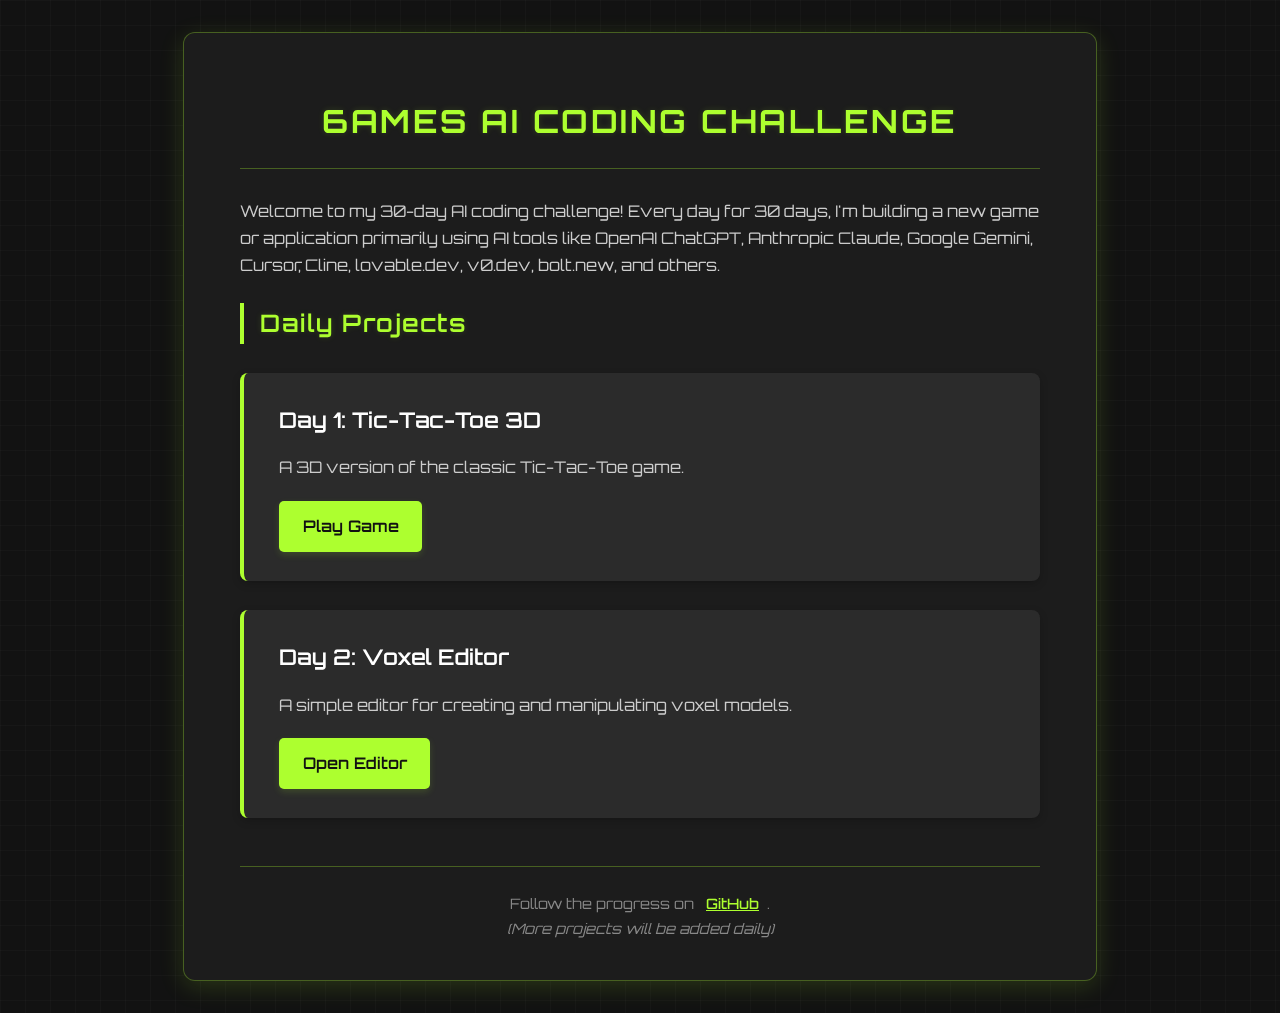
<file: index.html>
<!DOCTYPE html>
<html lang="en">
<head>
    <meta charset="UTF-8">
    <meta name="viewport" content="width=device-width, initial-scale=1.0">
    <title>6ames - AI Coding Challenge</title>
    <link rel="preconnect" href="https://fonts.googleapis.com">
    <link rel="preconnect" href="https://fonts.gstatic.com" crossorigin>
    <link href="https://fonts.googleapis.com/css2?family=Orbitron:wght@400..900&display=swap" rel="stylesheet">
    <style>
        :root {
            --primary-color: #ADFF2F; /* GreenYellow */
            --secondary-color: #DC143C; /* Crimson */
            --background-color: #121212;
            --container-bg-color: rgba(30, 30, 30, 0.88);
            --item-bg-color: rgba(45, 45, 45, 0.92);
            --text-color: #e0e0e0;
            --heading-color: var(--primary-color);
            --paragraph-color: #cccccc;
            --dim-text-color: #888888;
            --border-color: rgba(173, 255, 47, 0.3); /* GreenYellow variant */
            --shadow-color: rgba(173, 255, 47, 0.15);
            --button-text-color: #121212;
            --button-hover-bg: var(--secondary-color);
            --button-hover-text: #ffffff;
        }

        /* Initial states for JS animation */
        .container, li {
            opacity: 0;
            transform: translateY(20px);
            transition: opacity 0.6s ease-out, transform 0.6s ease-out;
        }

        body {
            font-family: 'Orbitron', sans-serif;
            line-height: 1.7;
            margin: 0;
            padding: 2rem;
            background-color: var(--background-color);
            color: var(--text-color);
            background-image: linear-gradient(rgba(255, 255, 255, 0.02) 1px, transparent 1px), linear-gradient(90deg, rgba(255, 255, 255, 0.02) 1px, transparent 1px);
            background-size: 25px 25px; /* Slightly larger grid */
        }
        .container {
            max-width: 800px;
            margin: auto;
            background-color: var(--container-bg-color);
            padding: 2.5rem 3.5rem; /* Increased padding */
            border-radius: 12px; /* Slightly more rounded */
            box-shadow: 0 6px 25px var(--shadow-color); /* Adjusted shadow */
            border: 1px solid var(--border-color);
            backdrop-filter: blur(6px);
            -webkit-backdrop-filter: blur(6px);
        }
        h1, h2 {
            color: var(--heading-color);
            margin-bottom: 1.8rem; /* Increased spacing */
            text-shadow: 0 0 6px var(--shadow-color);
        }
        h1 {
            text-align: center;
            border-bottom: 1px solid var(--border-color);
            padding-bottom: 1.2rem;
            font-weight: 700;
            letter-spacing: 2.5px; /* Wider spacing */
            text-transform: uppercase;
        }
        h2 {
            font-weight: 600; /* Slightly bolder */
            letter-spacing: 1.5px;
            border-left: 4px solid var(--primary-color);
            padding-left: 1rem;
        }
        p {
            margin-bottom: 1.5rem;
            color: var(--paragraph-color);
        }
        ul {
            list-style: none;
            padding: 0;
        }
        li {
            background-color: var(--item-bg-color);
            margin-bottom: 1.8rem;
            padding: 1.8rem 2.2rem;
            border-radius: 8px;
            transition: transform 0.25s ease-in-out, box-shadow 0.25s ease-in-out;
            border-left: 4px solid var(--primary-color);
            box-shadow: 0 3px 8px rgba(0,0,0,0.2);
        }
        li:hover {
            transform: scale(1.03) translateX(5px); /* Slightly more movement */
            box-shadow: 0 8px 20px var(--shadow-color);
        }
        li strong {
            font-size: 1.35em;
            color: #ffffff; /* White title for list items */
            display: block;
            margin-bottom: 0.8rem;
            font-weight: 600;
        }
        li p {
            margin-bottom: 1.2rem;
            color: var(--paragraph-color);
        }
        a.button-link {
            display: inline-block;
            background-color: var(--primary-color);
            color: var(--button-text-color);
            padding: 0.7rem 1.4rem;
            border-radius: 5px;
            text-decoration: none;
            transition: background-color 0.2s ease, color 0.2s ease, transform 0.1s ease, box-shadow 0.2s ease;
            font-weight: 600;
            box-shadow: 0 3px 7px var(--shadow-color);
            border: 1px solid transparent;
        }
        a.button-link:hover {
            background-color: var(--button-hover-bg);
            color: var(--button-hover-text);
            transform: translateY(-3px);
            box-shadow: 0 5px 12px rgba(220, 20, 60, 0.3); /* Crimson shadow */
            border-color: var(--secondary-color);
        }
        footer {
            text-align: center;
            margin-top: 3rem;
            padding-top: 1.5rem;
            border-top: 1px solid var(--border-color);
            font-size: 0.9em;
            color: var(--dim-text-color);
        }
        footer a {
            background-color: transparent;
            color: var(--primary-color);
            padding: 0.2rem 0.5rem;
            text-decoration: underline;
            box-shadow: none;
            font-weight: 500;
            transition: color 0.2s ease, background-color 0.2s ease;
        }
        footer a:hover {
            color: var(--secondary-color);
            background-color: rgba(220, 20, 60, 0.1); /* Faint Crimson background */
            text-decoration: none;
        }
    </style>
</head>
<body>
    <div class="container">
        <h1>6AMES AI Coding Challenge</h1>

        <p>Welcome to my 30-day AI coding challenge! Every day for 30 days, I'm building a new game or application primarily using AI tools like OpenAI ChatGPT, Anthropic Claude, Google Gemini, Cursor, Cline, lovable.dev, v0.dev, bolt.new, and others.</p>

        <h2>Daily Projects</h2>
        <ul>
            <li>
                <strong>Day 1: Tic-Tac-Toe 3D</strong>
                <p>A 3D version of the classic Tic-Tac-Toe game.</p>
                <a href="/Day1_Tic-Tac-Toe-3D/" class="button-link">Play Game</a>
            </li>
            <li>
                <strong>Day 2: Voxel Editor</strong>
                <p>A simple editor for creating and manipulating voxel models.</p>
                <a href="/Day2_Voxel-Editor/" class="button-link">Open Editor</a>
            </li>
            <!-- More projects will be added here -->
        </ul>

        <footer>
            Follow the progress on <a href="https://github.com/6ames/6ames.github.io" target="_blank" rel="noopener noreferrer">GitHub</a>.
            <br>
            <em>(More projects will be added daily)</em>
        </footer>
    </div>

    <script>
        document.addEventListener('DOMContentLoaded', () => {
            const container = document.querySelector('.container');
            const listItems = document.querySelectorAll('li');

            // Fade in container
            setTimeout(() => {
                container.style.opacity = '1';
                container.style.transform = 'translateY(0)';
            }, 100); // Small delay

            // Staggered fade-in for list items
            listItems.forEach((item, index) => {
                setTimeout(() => {
                    item.style.opacity = '1';
                    item.style.transform = 'translateY(0)';
                }, 300 + index * 150); // Stagger delay
            });
        });
    </script>
</body>
</html>
</file>
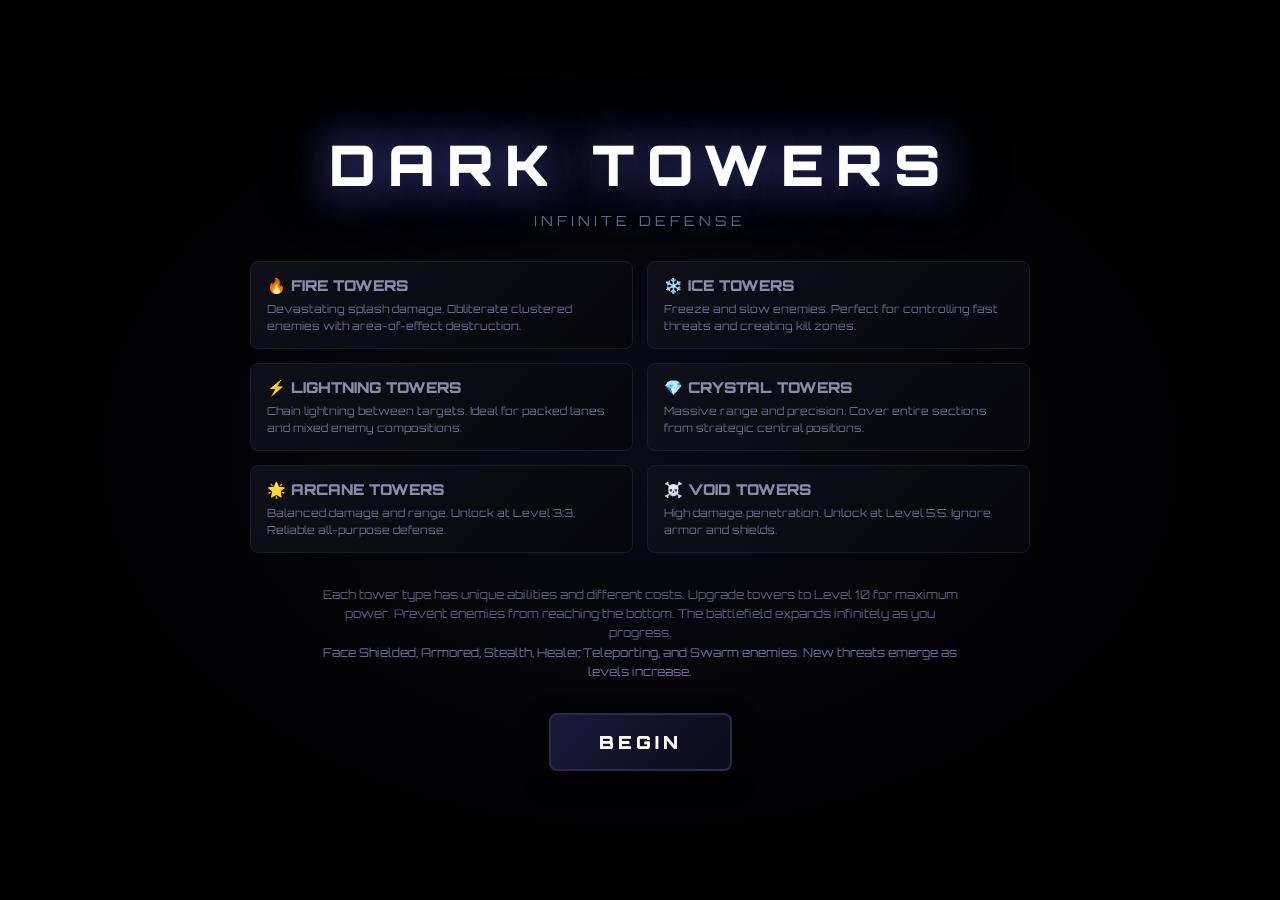
<file: Day251_Dark-Towers/index.html>
<!DOCTYPE html>
<html lang="en">
<head>
    <meta charset="UTF-8">
    <meta name="viewport" content="width=device-width, initial-scale=1.0">
    <title>Dark Towers: Infinite Defense</title>
    <style>
        @import url('https://fonts.googleapis.com/css2?family=Orbitron:wght@400;700;900&display=swap');

        * {
            margin: 0;
            padding: 0;
            box-sizing: border-box;
        }

        body {
            font-family: 'Orbitron', -apple-system, BlinkMacSystemFont, 'Segoe UI', Roboto, sans-serif;
            background: #000000;
            color: #ffffff;
            overflow: hidden;
            user-select: none;
        }

        /* ===================== LAYOUT ===================== */

        #gameContainer {
            width: 100vw;
            height: calc(100vh - 105px);
            display: grid;
            gap: 6px;
            padding: 10px;
            position: relative;
            background: radial-gradient(ellipse at top, #0a0a12 0%, #000000 70%);
            justify-content: center;
            align-content: center;
        }

        .tile {
            background: linear-gradient(135deg, #1a1a22 0%, #0f0f14 100%);
            border-radius: 10px;
            position: relative;
            cursor: pointer;
            transition: transform 0.15s ease-out, border-color 0.15s ease-out, background 0.15s ease-out;
            z-index: 1;
            border: 2px solid transparent;
        }

        .tile:hover:not(.has-tower) {
            transform: scale(1.06);
            border-color: rgba(100, 150, 255, 0.5);
            background: linear-gradient(135deg, #242430 0%, #16161c 100%);
        }

        .tile.invalid-placement:hover {
            border-color: rgba(200, 60, 60, 0.8);
            background: linear-gradient(135deg, #2a1a1a 0%, #1a0e0e 100%);
        }

        .tile.has-tower {
            cursor: pointer;
            z-index: 3;
            border: 2px solid rgba(255, 255, 255, 0.15);
        }

        .tile.has-tower:hover {
            transform: scale(1.03);
            z-index: 4;
        }

        /* ===================== TOWER EFFECTS ===================== */

        .pulse {
            position: absolute;
            top: 50%;
            left: 50%;
            transform: translate(-50%, -50%);
            border-radius: 50%;
            pointer-events: none;
            animation: pulse-animation var(--pulse-duration) ease-out infinite;
            z-index: 10;
            border: 3px solid currentColor;
            will-change: width, height, opacity;
            backface-visibility: hidden;
        }


        @keyframes pulse-animation {
            0% {
                width: 30%;
                height: 30%;
                opacity: var(--pulse-opacity);
            }
            50% {
                opacity: calc(var(--pulse-opacity) * 0.6);
            }
            100% {
                width: var(--pulse-size);
                height: var(--pulse-size);
                opacity: 0;
            }
        }

        .attack-beam {
            position: absolute;
            height: 4px;
            background: linear-gradient(90deg, transparent, currentColor, transparent);
            transform-origin: left center;
            pointer-events: none;
            z-index: 15;
            box-shadow: 0 0 12px currentColor, 0 0 24px currentColor;
            animation: beam-fade 0.25s ease-out forwards;
        }

        @keyframes beam-fade {
            0% {
                opacity: 1;
                filter: brightness(2);
            }
            100% {
                opacity: 0;
                filter: brightness(0.5);
            }
        }

        .tower-special-fire {
            animation: fire-flicker 0.5s ease-in-out infinite;
        }

        @keyframes fire-flicker {
            0%, 100% { filter: brightness(1); }
            50% { filter: brightness(1.5); }
        }

        .tower-special-ice .pulse {
            animation: pulse-animation var(--pulse-duration) ease-out infinite, ice-pulse 2s ease-in-out infinite;
        }

        @keyframes ice-pulse {
            0%, 100% { filter: brightness(1.2); }
            50% { filter: brightness(1.8) hue-rotate(20deg); }
        }

        .tower-special-lightning {
            animation: lightning-charge 0.8s ease-in-out infinite;
        }

        @keyframes lightning-charge {
            0%, 90%, 100% { filter: brightness(1); }
            95% { filter: brightness(2.5) saturate(2); }
        }

        /* ===================== ENEMIES ===================== */

        .enemy {
            position: absolute;
            border-radius: 9px;
            display: flex;
            align-items: center;
            justify-content: center;
            font-size: 10px;
            font-weight: bold;
            z-index: 5;
            box-shadow: 0 4px 14px rgba(0, 0, 0, 0.6), inset 0 -2px 6px rgba(0, 0, 0, 0.3);
            transition: transform 0.05s linear;
        }

        .enemy.frozen {
            filter: brightness(1.4) hue-rotate(180deg);
            animation: frozen-shake 0.28s ease-in-out infinite;
        }

        @keyframes frozen-shake {
            0%, 100% { transform: translateX(0); }
            25% { transform: translateX(-1px); }
            75% { transform: translateX(1px); }
        }

        .enemy.shielded::before {
            content: '🛡️';
            position: absolute;
            top: -15px;
            right: -6px;
            font-size: 15px;
            animation: shield-spin 2.5s linear infinite;
        }

        @keyframes shield-spin {
            0% { transform: rotate(0deg); }
            100% { transform: rotate(360deg); }
        }

        .enemy.armored {
            border: 3px solid #ffb347;
            box-shadow: 0 0 12px #ffb347;
        }

        .enemy.stealth {
            opacity: 0.4;
            animation: stealth-fade 2s ease-in-out infinite;
        }

        @keyframes stealth-fade {
            0%, 100% { opacity: 0.3; }
            50% { opacity: 0.6; }
        }

        .enemy.swarm {
            box-shadow: 0 0 10px rgba(255, 255, 255, 0.4);
        }

        .health-bar {
            position: absolute;
            top: -9px;
            left: 50%;
            transform: translateX(-50%);
            width: 90%;
            height: 5px;
            background: rgba(40, 0, 0, 0.9);
            border-radius: 3px;
            border: 1px solid rgba(0, 0, 0, 0.6);
        }

        .health-fill {
            height: 100%;
            background: linear-gradient(90deg, #ff3333, #ffaa33, #44ff44);
            border-radius: 2px;
            transition: width 0.2s, background 0.2s;
            box-shadow: 0 0 8px currentColor;
        }

        .damage-number {
            position: absolute;
            color: #ffb366;
            font-weight: 900;
            font-size: 15px;
            pointer-events: none;
            z-index: 20;
            text-shadow: 0 0 10px rgba(255, 180, 100, 1),
                         0 0 20px rgba(255, 180, 100, 0.9),
                         2px 2px 6px rgba(0, 0, 0, 1);
            animation: damage-float 0.75s ease-out forwards;
            font-family: 'Orbitron', monospace;
        }

        @keyframes damage-float {
            0% {
                opacity: 1;
                transform: translateY(0) scale(1);
            }
            50% {
                transform: translateY(-24px) scale(1.35);
            }
            100% {
                opacity: 0;
                transform: translateY(-60px) scale(0.8);
            }
        }

        .heal-effect {
            position: absolute;
            color: #66ff9b;
            font-size: 16px;
            font-weight: 900;
            pointer-events: none;
            z-index: 20;
            text-shadow: 0 0 10px #66ff9b;
            animation: heal-float 0.9s ease-out forwards;
            font-family: 'Orbitron', monospace;
        }

        @keyframes heal-float {
            0% {
                opacity: 1;
                transform: translateY(0) scale(1);
            }
            100% {
                opacity: 0;
                transform: translateY(-45px) scale(1.4);
            }
        }

        .particle {
            position: absolute;
            border-radius: 50%;
            pointer-events: none;
            z-index: 25;
            animation: particle-fade 0.7s ease-out forwards;
            box-shadow: 0 0 12px currentColor;
        }

        @keyframes particle-fade {
            0% {
                opacity: 1;
                transform: translate(0, 0) scale(1);
            }
            100% {
                opacity: 0;
                transform: translate(var(--tx), var(--ty)) scale(0);
            }
        }

        .explosion {
            position: absolute;
            border-radius: 50%;
            pointer-events: none;
            z-index: 30;
            animation: explosion-grow 0.6s ease-out forwards;
        }

        @keyframes explosion-grow {
            0% {
                width: 16px;
                height: 16px;
                opacity: 1;
            }
            100% {
                width: 90px;
                height: 90px;
                opacity: 0;
            }
        }

        /* ===================== BOTTOM PANEL (IMPROVED) ===================== */

        #uiBar {
            position: fixed;
            bottom: 8px;
            left: 8px;
            right: 8px;
            width: calc(100% - 16px);
            height: 80px;
            background: linear-gradient(180deg, #0a0a0f 0%, #000000 100%);
            display: flex;
            align-items: center;
            justify-content: space-between;
            gap: 12px;
            padding: 12px 24px;
            box-shadow: 0 -4px 20px rgba(0, 0, 0, 0.9), 0 0 0 1px #1a1a2e;
            border-radius: 12px;
            border: 1px solid #1a1a2e;
            z-index: 100;
        }

        .ui-stats {
            display: flex;
            gap: 12px;
            flex: 0 0 auto;
            flex-wrap: nowrap;
        }


        .ui-item {
            display: flex;
            flex-direction: column;
            align-items: center;
            justify-content: center;
            gap: 4px;
            padding: 8px 14px;
            background: linear-gradient(135deg, #12121a 0%, #08080e 100%);
            border-radius: 8px;
            border: 1px solid #1f1f2e;
            min-width: 90px;
            flex-shrink: 0;
            transition: all 0.2s ease-out;
        }


        .ui-item:hover {
            background: linear-gradient(135deg, #1a1a28 0%, #0e0e16 100%);
            border-color: #2a2a44;
            transform: translateY(-2px);
        }

        .ui-label {
            font-size: 9px;
            color: #7a7a92;
            text-transform: uppercase;
            letter-spacing: 1.8px;
            font-weight: 700;
        }

        .ui-value {
            font-size: 20px;
            font-weight: 900;
            color: #ffffff;
            position: relative;
            line-height: 1;
            min-width: 60px;
            text-align: center;
            font-variant-numeric: tabular-nums;
        }


        .ui-change {
            position: absolute;
            font-size: 16px;
            font-weight: 900;
            animation: value-change 0.9s ease-out forwards;
            pointer-events: none;
        }

        @keyframes value-change {
            0% {
                opacity: 1;
                transform: translateY(0) scale(1);
            }
            100% {
                opacity: 0;
                transform: translateY(-38px) scale(1.5);
            }
        }

        .ui-change.positive {
            color: #5dff7a;
            text-shadow: 0 0 12px #5dff7a;
        }

        .ui-change.negative {
            color: #ff5d5d;
            text-shadow: 0 0 12px #ff5d5d;
        }

        /* ===================== TOWER SHOP PANEL ===================== */

        #towerShop {
            display: flex;
            gap: 8px;
            flex: 1;
            justify-content: center;
            align-items: center;
            overflow-x: auto;
            overflow-y: hidden;
            padding: 4px 12px;
            margin: 0 8px;
            max-width: calc(100% - 16px);
        }


        .tower-card {
            display: flex;
            flex-direction: column;
            align-items: center;
            gap: 4px;
            padding: 8px 12px;
            background: linear-gradient(135deg, #14141c 0%, #0a0a10 100%);
            border-radius: 8px;
            border: 2px solid;
            cursor: pointer;
            transition: all 0.2s ease-out;
            min-width: 80px;
            flex-shrink: 0;
            position: relative;
        }

        .tower-card:hover:not(.locked) {
            transform: translateY(-3px) scale(1.05);
            box-shadow: 0 6px 20px rgba(0, 0, 0, 0.8);
        }

        .tower-card.selected {
            border-width: 3px;
            box-shadow: 0 0 20px currentColor;
        }

        .tower-card.locked {
            opacity: 0.4;
            cursor: not-allowed;
        }

        .tower-icon {
            width: 32px;
            height: 32px;
            border-radius: 6px;
            display: flex;
            align-items: center;
            justify-content: center;
            font-size: 16px;
            font-weight: 900;
            background: currentColor;
            box-shadow: 0 0 12px currentColor, inset 0 0 8px rgba(255,255,255,0.3);
        }

        .tower-name {
            font-size: 9px;
            font-weight: 700;
            text-align: center;
            color: #ffffff;
        }

        .tower-price {
            font-size: 10px;
            font-weight: 900;
            color: #ffd700;
        }

        .tower-special {
            position: absolute;
            top: 2px;
            right: 2px;
            font-size: 12px;
        }

        /* ===================== ACTION BUTTONS ===================== */

        .ui-actions {
            display: flex;
            gap: 8px;
            flex: 0 0 auto;
        }

        .action-btn {
            padding: 10px 18px;
            font-size: 11px;
            font-family: 'Orbitron', sans-serif;
            background: linear-gradient(135deg, #1a1a28 0%, #0e0e18 100%);
            color: #ffffff;
            border: 1px solid #2a2a44;
            border-radius: 6px;
            cursor: pointer;
            transition: all 0.2s ease-out;
            font-weight: 700;
            text-transform: uppercase;
            letter-spacing: 1.2px;
        }

        .action-btn:hover {
            transform: translateY(-2px);
            background: linear-gradient(135deg, #242438 0%, #12121e 100%);
            border-color: #3a3a54;
            box-shadow: 0 4px 12px rgba(0, 0, 0, 0.6);
        }

        .action-btn.danger {
            background: linear-gradient(135deg, #3a1a1a 0%, #1e0e0e 100%);
            border-color: #5a2a2a;
            color: #ff6666;
        }

        .action-btn.danger:hover {
            background: linear-gradient(135deg, #4a2222 0%, #2a1414 100%);
            border-color: #7a3a3a;
        }

        /* ===================== START SCREEN (DARK & MYSTERIOUS) ===================== */

        #startScreen {
            position: fixed;
            top: 0;
            left: 0;
            width: 100%;
            height: 100%;
            background: radial-gradient(ellipse at center, #0a0a14 0%, #000000 70%);
            display: flex;
            align-items: center;
            justify-content: center;
            flex-direction: column;
            gap: 32px;
            z-index: 1000;
        }

        #startScreen h1 {
            color: #ffffff;
            font-size: 56px;
            font-family: 'Orbitron', sans-serif;
            font-weight: 900;
            text-transform: uppercase;
            letter-spacing: 12px;
            position: relative;
            text-shadow: 0 0 40px rgba(100, 100, 200, 0.6),
                         0 0 80px rgba(50, 50, 150, 0.4);
        }

        #startScreen h1::before {
            content: '';
            position: absolute;
            top: -8px;
            left: -8px;
            right: -8px;
            bottom: -8px;
            background: linear-gradient(45deg, #1a1a3a, #0a0a1a, #1a1a3a);
            background-size: 200% 200%;
            animation: subtle-glow 4s ease infinite;
            z-index: -1;
            border-radius: 8px;
            filter: blur(16px);
            opacity: 0.5;
        }

        @keyframes subtle-glow {
            0%, 100% { background-position: 0% 50%; opacity: 0.4; }
            50% { background-position: 100% 50%; opacity: 0.6; }
        }

        .subtitle {
            font-size: 14px;
            color: #6a6a8a;
            letter-spacing: 4px;
            text-transform: uppercase;
            margin-top: -20px;
        }

        .info-grid {
            display: grid;
            grid-template-columns: repeat(2, minmax(200px, 1fr));
            gap: 14px;
            max-width: 780px;
            margin: 0 20px;
        }

        .info-card {
            background: linear-gradient(135deg, #0f0f18 0%, #06060c 100%);
            border: 1px solid #1a1a2e;
            border-radius: 8px;
            padding: 14px 16px;
            transition: all 0.3s ease-out;
        }

        .info-card:hover {
            border-color: #2a2a44;
            transform: translateY(-3px);
            box-shadow: 0 8px 24px rgba(0, 0, 0, 0.8);
        }

        .info-card h3 {
            color: #8a8aaa;
            font-size: 15px;
            margin-bottom: 6px;
            font-weight: 900;
        }

        .info-card p {
            color: #6a6a8a;
            font-size: 11px;
            line-height: 1.5;
        }

        #startButton {
            padding: 16px 48px;
            font-size: 18px;
            font-family: 'Orbitron', sans-serif;
            background: linear-gradient(135deg, #1a1a3a 0%, #0a0a1a 100%);
            color: #ffffff;
            border: 2px solid #2a2a4a;
            border-radius: 8px;
            cursor: pointer;
            transition: all 0.3s ease-out;
            font-weight: 900;
            text-transform: uppercase;
            letter-spacing: 4px;
            box-shadow: 0 8px 24px rgba(0, 0, 0, 0.6);
        }

        #startButton:hover {
            transform: translateY(-3px) scale(1.02);
            box-shadow: 0 12px 36px rgba(0, 0, 0, 0.8);
            background: linear-gradient(135deg, #242448 0%, #12122a 100%);
            border-color: #3a3a5a;
        }

        /* ===================== GAME OVER ===================== */

        #gameOver {
            position: fixed;
            top: 0;
            left: 0;
            width: 100%;
            height: 100%;
            background: radial-gradient(ellipse at center, rgba(20, 0, 0, 0.95), rgba(0, 0, 0, 0.98));
            display: none;
            align-items: center;
            justify-content: center;
            flex-direction: column;
            gap: 24px;
            z-index: 1000;
        }

        #gameOver.show {
            display: flex;
        }

        #gameOver h1 {
            color: #cc4444;
            font-size: 48px;
            font-family: 'Orbitron', sans-serif;
            text-shadow: 0 0 30px rgba(200, 60, 60, 0.6);
            letter-spacing: 6px;
        }

        #gameOver button {
            padding: 14px 42px;
            font-size: 18px;
            font-family: 'Orbitron', sans-serif;
            background: linear-gradient(135deg, #2a1a1a 0%, #1a0e0e 100%);
            color: #ff6666;
            border: 2px solid #4a2a2a;
            border-radius: 8px;
            cursor: pointer;
            transition: all 0.3s ease-out;
            font-weight: 900;
            text-transform: uppercase;
            letter-spacing: 3px;
        }

        #gameOver button:hover {
            transform: translateY(-2px) scale(1.02);
            background: linear-gradient(135deg, #3a2222 0%, #2a1414 100%);
            border-color: #6a3a3a;
        }

        /* ===================== LEVEL TRANSITION ===================== */

        #levelTransition {
            position: fixed;
            top: 0;
            left: 0;
            width: 100%;
            height: 100%;
            background: radial-gradient(ellipse at center, rgba(10, 10, 20, 0.95), rgba(0, 0, 0, 0.98));
            display: none;
            align-items: center;
            justify-content: center;
            flex-direction: column;
            gap: 32px;
            z-index: 999;
        }

        #levelTransition.show {
            display: flex;
        }

        #levelTransition h1 {
            color: #8a8aaa;
            font-size: 42px;
            font-family: 'Orbitron', sans-serif;
            text-shadow: 0 0 30px rgba(138, 138, 170, 0.6);
            letter-spacing: 6px;
        }

        #levelTransition .stats {
            display: flex;
            flex-direction: column;
            gap: 12px;
            color: #6a6a8a;
            font-size: 16px;
            text-align: center;
        }

        #levelTransition .countdown {
            font-size: 48px;
            font-weight: 900;
            color: #8a8aaa;
            text-shadow: 0 0 20px rgba(138, 138, 170, 0.8);
        }

        #levelTransition button {
            padding: 14px 42px;
            font-size: 18px;
            font-family: 'Orbitron', sans-serif;
            background: linear-gradient(135deg, #2a2a3a 0%, #1a1a2a 100%);
            color: #ffffff;
            border: 2px solid #3a3a4a;
            border-radius: 8px;
            cursor: pointer;
            transition: all 0.3s ease-out;
            font-weight: 900;
            text-transform: uppercase;
            letter-spacing: 3px;
        }

        #levelTransition button:hover {
            transform: translateY(-2px) scale(1.02);
            background: linear-gradient(135deg, #3a3a4a 0%, #2a2a3a 100%);
            border-color: #4a4a5a;
        }


        /* ===================== TOOLTIP ===================== */

        .tower-info {
            position: absolute;
            background: rgba(5, 5, 10, 0.98);
            color: white;
            padding: 14px 18px;
            border-radius: 8px;
            font-size: 12px;
            pointer-events: auto;
            z-index: 200;
            box-shadow: 0 8px 24px rgba(0, 0, 0, 0.9);
            border: 1px solid #2a2a44;
            display: none;
            min-width: 220px;
            max-width: 280px;
            font-family: 'Orbitron', monospace;
        }

        .tower-info .tower-actions {
            display: flex;
            gap: 8px;
            margin-top: 12px;
        }

        .tower-info .tower-actions button {
            flex: 1;
            padding: 8px 12px;
            font-size: 11px;
            font-family: 'Orbitron', sans-serif;
            background: linear-gradient(135deg, #2a2a3a 0%, #1a1a2a 100%);
            color: #ffffff;
            border: 1px solid #3a3a4a;
            border-radius: 6px;
            cursor: pointer;
            transition: all 0.2s ease-out;
            font-weight: 700;
            text-transform: uppercase;
        }

        .tower-info .tower-actions button:hover:not(:disabled) {
            background: linear-gradient(135deg, #3a3a4a 0%, #2a2a3a 100%);
            transform: translateY(-1px);
        }

        .tower-info .tower-actions button:disabled {
            opacity: 0.5;
            cursor: not-allowed;
        }

        .tower-info .tower-actions button.sell-btn {
            background: linear-gradient(135deg, #3a2a2a 0%, #2a1a1a 100%);
            border-color: #4a3a3a;
            color: #ff8888;
        }

        .tower-info .tower-actions button.sell-btn:hover:not(:disabled) {
            background: linear-gradient(135deg, #4a3232 0%, #3a2222 100%);
        }


        .tower-info.show {
            display: block;
        }

        .tower-info div {
            margin: 3px 0;
        }

        /* ===================== LEVEL DISPLAY ===================== */

        #levelDisplay {
            position: fixed;
            top: 8px;
            left: 50%;
            transform: translateX(-50%);
            padding: 8px 20px;
            background: linear-gradient(135deg, #12121a 0%, #08080e 100%);
            border: 1px solid #2a2a44;
            border-radius: 8px;
            font-size: 14px;
            font-weight: 900;
            color: #ffffff;
            z-index: 150;
            box-shadow: 0 4px 16px rgba(0, 0, 0, 0.8);
            letter-spacing: 2px;
        }


        /* ===================== RESPONSIVE ===================== */

        @media (max-width: 768px) {
            #uiBar {
                flex-direction: column;
                height: auto;
                padding: 10px;
                gap: 8px;
                bottom: 8px;
            }
            #gameContainer {
                height: calc(100vh - 200px);
            }
            .ui-stats {
                width: 100%;
                justify-content: center;
                flex-wrap: wrap;
                gap: 8px;
            }
            #towerShop {
                width: 100%;
                overflow-x: auto;
                justify-content: flex-start;
            }
            .ui-actions {
                width: 100%;
                justify-content: center;
            }
            .ui-value {
                font-size: 18px;
                min-width: 50px;
            }
            .ui-item {
                min-width: 75px;
                padding: 6px 10px;
                flex-shrink: 0;
            }
            #startScreen h1 {
                font-size: 36px;
                letter-spacing: 6px;
            }
            .info-grid {
                grid-template-columns: 1fr;
            }
        }
        @media (min-width: 769px) and (max-width: 1200px) {
            .ui-stats {
                gap: 10px;
            }
            .ui-item {
                min-width: 85px;
                padding: 7px 12px;
            }
            .ui-value {
                font-size: 18px;
                min-width: 55px;
            }
            #towerShop {
                gap: 6px;
            }
        }

        @media (min-width: 1201px) {
            .ui-value {
                min-width: 65px;
            }
        }

    </style>
</head>
<body>
    <!-- LEVEL DISPLAY -->
    <div id="levelDisplay">LEVEL 1:1</div>

    <!-- START SCREEN -->
    <div id="startScreen">
        <h1>DARK TOWERS</h1>
        <div class="subtitle">Infinite Defense</div>

        <div class="info-grid">
            <div class="info-card">
                <h3>🔥 FIRE TOWERS</h3>
                <p>Devastating splash damage. Obliterate clustered enemies with area-of-effect destruction.</p>
            </div>
            <div class="info-card">
                <h3>❄️ ICE TOWERS</h3>
                <p>Freeze and slow enemies. Perfect for controlling fast threats and creating kill zones.</p>
            </div>
            <div class="info-card">
                <h3>⚡ LIGHTNING TOWERS</h3>
                <p>Chain lightning between targets. Ideal for packed lanes and mixed enemy compositions.</p>
            </div>
            <div class="info-card">
                <h3>💎 CRYSTAL TOWERS</h3>
                <p>Massive range and precision. Cover entire sections from strategic central positions.</p>
            </div>
            <div class="info-card">
                <h3>🌟 ARCANE TOWERS</h3>
                <p>Balanced damage and range. Unlock at Level 3:3. Reliable all-purpose defense.</p>
            </div>
            <div class="info-card">
                <h3>☠️ VOID TOWERS</h3>
                <p>High damage penetration. Unlock at Level 5:5. Ignore armor and shields.</p>
            </div>
        </div>

        <p style="color:#5a5a7a;font-size:12px;max-width:680px;text-align:center;padding:0 20px;line-height:1.6;">
            Each tower type has unique abilities and different costs. Upgrade towers to Level 10 for maximum power.
            Prevent enemies from reaching the bottom. The battlefield expands infinitely as you progress.
            <br><span style="color:#6a6a9a;">Face Shielded, Armored, Stealth, Healer, Teleporting, and Swarm enemies. New threats emerge as levels increase.</span>
        </p>

        <button id="startButton">Begin</button>
    </div>

    <!-- GAME GRID -->
    <div id="gameContainer"></div>

    <!-- BOTTOM PANEL -->
    <div id="uiBar">
        <!-- Stats -->
        <div class="ui-stats">
            <div class="ui-item">
                <span class="ui-label">Gold</span>
                <span class="ui-value" id="goldDisplay">500</span>
            </div>
            <div class="ui-item">
                <span class="ui-label">Score</span>
                <span class="ui-value" id="scoreDisplay">0</span>
            </div>
            <div class="ui-item">
                <span class="ui-label">Wave</span>
                <span class="ui-value" id="waveDisplay">1</span>
            </div>
            <div class="ui-item">
                <span class="ui-label">Lives</span>
                <span class="ui-value" id="livesDisplay">20</span>
            </div>
            <div class="ui-item">
                <span class="ui-label">Enemies</span>
                <span class="ui-value" id="enemyDisplay">0</span>
            </div>
        </div>

        <!-- Tower Shop -->
        <div id="towerShop">
            <!-- Tower cards will be dynamically generated -->
        </div>
    </div>

    <!-- GAME OVER -->
    <div id="gameOver">
        <h1>GAME OVER</h1>
        <p style="color:#aaaaaa;font-size:18px;">Final Score: <span id="finalScore" style="color:#8a8aaa;">0</span></p>
        <p style="color:#aaaaaa;font-size:16px;">Level Reached: <span id="finalLevel" style="color:#8a8aaa;">1:1</span></p>
        <p style="color:#aaaaaa;font-size:16px;">Wave: <span id="finalWave" style="color:#8a8aaa;">1</span></p>
        <button onclick="location.reload()">Play Again</button>
    </div>

    <!-- LEVEL TRANSITION -->
    <div id="levelTransition">
        <h1>LEVEL COMPLETE</h1>
        <div class="stats">
            <div>Next Level: <strong id="nextLevelDisplay">2:2</strong></div>
            <div>Waves Completed: <strong id="wavesCompleted">10</strong></div>
            <div>Gold Earned: <strong id="goldEarned">0</strong></div>
        </div>
        <div class="countdown" id="transitionCountdown">5</div>
        <button id="continueButton">Continue</button>
    </div>

    <!-- TOWER TOOLTIP -->
    <div class="tower-info" id="towerInfo"></div>

    <script>
        // ===================== CONFIG =====================
        const CONFIG = {
            tileGap: 6,
            tilePadding: 10,
            upgradeCosts: [150, 250, 400, 650, 1000, 1600, 2500, 4000, 6500, 10000],
            
            // Tower types with distinct colors, prices, and features
            towerTypes: [
                { 
                    name: 'Fire', 
                    color: '#ff4400', 
                    glow: '#ff6600', 
                    special: 'splash', 
                    damageBonus: 1.1,
                    price: 100,
                    icon: '🔥',
                    unlockLevel: 1
                },
                { 
                    name: 'Ice', 
                    color: '#00ddff', 
                    glow: '#00ffff', 
                    special: 'slow', 
                    damageBonus: 0.9,
                    price: 120,
                    icon: '❄️',
                    unlockLevel: 1
                },
                { 
                    name: 'Lightning', 
                    color: '#ffff00', 
                    glow: '#ffee00', 
                    special: 'chain', 
                    damageBonus: 1.0,
                    price: 150,
                    icon: '⚡',
                    unlockLevel: 1
                },
                { 
                    name: 'Crystal', 
                    color: '#ff00ff', 
                    glow: '#ff44ff', 
                    special: 'range', 
                    damageBonus: 0.95,
                    price: 180,
                    icon: '💎',
                    unlockLevel: 1
                },
                { 
                    name: 'Arcane', 
                    color: '#8844ff', 
                    glow: '#aa66ff', 
                    special: 'balanced', 
                    damageBonus: 1.05,
                    price: 200,
                    icon: '🌟',
                    unlockLevel: 3
                },
                { 
                    name: 'Void', 
                    color: '#44ff88', 
                    glow: '#66ffaa', 
                    special: 'penetrate', 
                    damageBonus: 1.3,
                    price: 280,
                    icon: '☠️',
                    unlockLevel: 5
                }
            ],
            
            // Level-based color progression
            towerColors: [
                { bg: '#00ffff', glow: '#00ffff', brightness: 0.9, pulseSize: 2.4 },
                { bg: '#00ddff', glow: '#00ddff', brightness: 1.0, pulseSize: 2.3 },
                { bg: '#00bbff', glow: '#00bbff', brightness: 1.2, pulseSize: 2.2 },
                { bg: '#508cff', glow: '#508cff', brightness: 1.4, pulseSize: 2.1 },
                { bg: '#7864ff', glow: '#7864ff', brightness: 1.6, pulseSize: 2.0 },
                { bg: '#a050ff', glow: '#a050ff', brightness: 1.8, pulseSize: 1.9 },
                { bg: '#c83cff', glow: '#c83cff', brightness: 2.0, pulseSize: 1.8 },
                { bg: '#e632e6', glow: '#e632e6', brightness: 2.2, pulseSize: 1.7 },
                { bg: '#ff28c8', glow: '#ff28c8', brightness: 2.5, pulseSize: 1.6 },
                { bg: '#ff1e96', glow: '#ff1e96', brightness: 3.0, pulseSize: 1.5 }
            ],
            
            // Enemy definitions
            enemyTypes: {
                basic:      { hp: 40,  speed: 0.6, color: '#8087aa', size: 0.8,  gold: 25, name: 'Basic' },
                fast:       { hp: 25,  speed: 1.2, color: '#ffd85a', size: 0.6,  gold: 28, name: 'Fast' },
                tank:       { hp: 120, speed: 0.4, color: '#ff5555', size: 0.9,  gold: 60, name: 'Tank' },
                regen:      { hp: 70,  speed: 0.6, color: '#44dd77', size: 0.8,  gold: 45, name: 'Regen', regen: 1.6 },
                split:      { hp: 55,  speed: 0.7, color: '#aa55ff', size: 0.85, gold: 70, name: 'Splitter', splits: true },
                boss:       { hp: 450, speed: 0.5, color: '#ff8844', size: 1.0,  gold: 260, name: 'Boss' },
                shielded:   { hp: 90,  speed: 0.6, color: '#4a8fff', size: 0.85, gold: 82, name: 'Shielded', shield: 60 },
                armored:    { hp: 110, speed: 0.55,color: '#ffb347', size: 0.85, gold: 90, name: 'Armored', armor: 0.5 },
                stealth:    { hp: 38,  speed: 0.85,color: '#cc88ff', size: 0.7,  gold: 68, name: 'Stealth', stealth: true },
                healer:     { hp: 80,  speed: 0.55,color: '#44ffaa', size: 0.8,  gold: 88, name: 'Healer', heals: true },
                teleporter: { hp: 50,  speed: 0.75,color: '#ff44ff', size: 0.75, gold: 78, name: 'Teleporter', teleports: true },
                swarmMother:{ hp: 80,  speed: 0.65,color: '#ffea7a', size: 0.9,  gold: 90, name: 'SwarmMother', swarm: true },
                swarmMini:  { hp: 12,  speed: 0.9, color: '#ffe066', size: 0.55, gold: 8,  name: 'SwarmMini' },
                // New enemies for higher levels
                phantom:    { hp: 65,  speed: 0.95,color: '#aa44cc', size: 0.75, gold: 95, name: 'Phantom', stealth: true, teleports: true, unlockLevel: 7 },
                titan:      { hp: 280, speed: 0.35,color: '#cc6644', size: 1.0,  gold: 180, name: 'Titan', armor: 0.6, unlockLevel: 10 }
            }
        };

        // ===================== GAME CLASS =====================
        class Game {
            constructor() {
                this.grid = [];
                this.towers = new Map();
                this.enemies = [];
                this.gold = 500;
                this.score = 0;
                this.lives = 20;
                this.wave = 1;
                this.currentLevel = { x: 1, y: 1 };
                this.tileSize = 0;
                this.cols = 0;
                this.rows = 0;
                this.gameStarted = false;
                this.gameOver = false;
                this.enemySpawnTimer = 0;
                this.enemySpawnInterval = 1900;
                this.enemiesSpawnedThisWave = 0;
                this.enemiesPerWave = 8;
                this.enemiesPerWave = 20; // Changed from 8 to 20
                this.wavesPerLevel = 20; // New: waves before level up
                this.levelTransitionActive = false;
                this.transitionCountdown = 5;
                this.transitionInterval = null;
                this.goldAtLevelStart = 500;
                this.lastTime = 0;
                this.enemyIdCounter = 0;
                this.speedMultiplier = 0.7;
                this.selectedTowerType = 0;
                this.sellMode = false;
            }

            init() {
                this.calculateGrid();
                this.createGrid();
                this.renderTowerShop();
                this.startGameLoop();

                document.addEventListener('click', (e) => {
                    const tooltip = document.getElementById('towerInfo');
                    const isTooltip = tooltip.contains(e.target);
                    const isTile = e.target.closest('.tile');
                    if (!isTooltip && !isTile && tooltip.classList.contains('show')) {
                        game.hideTowerTooltip();
                    }
                });

                document.getElementById('continueButton').addEventListener('click', () => {
                    game.advanceLevel();
                });

            }

            calculateGrid() {
                const container = document.getElementById('gameContainer');
                const width = container.clientWidth - CONFIG.tilePadding * 2;
                const height = container.clientHeight - CONFIG.tilePadding * 2;

                // Grid expands with level
                let testCols = 10 + Math.floor((this.currentLevel.x - 1) * 0.5);
                let testRows = 12 + Math.floor((this.currentLevel.y - 1) * 0.5);

                if (window.innerWidth < 768) {
                    testCols = 7 + Math.floor((this.currentLevel.x - 1) * 0.3);
                    testRows = 14 + Math.floor((this.currentLevel.y - 1) * 0.3);
                }

                const tileSizeByWidth = (width - (testCols - 1) * CONFIG.tileGap) / testCols;
                const tileSizeByHeight = (height - (testRows - 1) * CONFIG.tileGap) / testRows;

                this.tileSize = Math.floor(Math.min(tileSizeByWidth, tileSizeByHeight));
                this.cols = Math.floor((width + CONFIG.tileGap) / (this.tileSize + CONFIG.tileGap));
                this.rows = Math.floor((height + CONFIG.tileGap) / (this.tileSize + CONFIG.tileGap));

                container.style.gridTemplateColumns = `repeat(${this.cols}, ${this.tileSize}px)`;
                container.style.gridTemplateRows = `repeat(${this.rows}, ${this.tileSize}px)`;
            }

            createGrid() {
                const container = document.getElementById('gameContainer');
                container.innerHTML = '';

                for (let row = 0; row < this.rows; row++) {
                    this.grid[row] = [];
                    for (let col = 0; col < this.cols; col++) {
                        const tile = document.createElement('div');
                        tile.className = 'tile';
                        tile.dataset.row = row;
                        tile.dataset.col = col;
                        tile.addEventListener('click', (e) => this.handleTileClick(row, col, e));
                        tile.addEventListener('mouseenter', (e) => this.handleTileHover(row, col, e));
                        tile.addEventListener('mouseleave', () => this.handleTileLeave());
                        container.appendChild(tile);
                        this.grid[row][col] = { element: tile, tower: null, walkable: true };
                    }
                }
            }

            renderTowerShop() {
                const shop = document.getElementById('towerShop');
                shop.innerHTML = '';

                CONFIG.towerTypes.forEach((towerType, index) => {
                    const isUnlocked = this.currentLevel.x >= towerType.unlockLevel && this.currentLevel.y >= towerType.unlockLevel;
                    const card = document.createElement('div');
                    card.className = 'tower-card' + (!isUnlocked ? ' locked' : '') + (this.selectedTowerType === index && isUnlocked ? ' selected' : '');
                    card.style.borderColor = towerType.color;
                    card.style.color = towerType.color;
                    
                    card.innerHTML = `
                        <div class="tower-special">${towerType.icon}</div>
                        <div class="tower-icon" style="color: ${towerType.color};">${towerType.name[0]}</div>
                        <div class="tower-name">${towerType.name}</div>
                        <div class="tower-price">${isUnlocked ? towerType.price + '💰' : '🔒 ' + towerType.unlockLevel + ':' + towerType.unlockLevel}</div>
                    `;

                    if (isUnlocked) {
                        card.addEventListener('click', () => {
                            this.selectedTowerType = index;
                            this.sellMode = false;
                            this.renderTowerShop();
                        });
                    }

                    shop.appendChild(card);
                });
            }

            handleTileClick(row, col, event) {
                if (!this.gameStarted || this.gameOver) return;

                const tile = this.grid[row][col];

                if (tile.tower) {
                    // Show tooltip for tower with upgrade/sell buttons
                    this.showTowerTooltip(tile.tower, event);
                } else {
                    // Hide tooltip when clicking empty tile
                    this.hideTowerTooltip();
                    
                    // Place new tower
                    const towerType = CONFIG.towerTypes[this.selectedTowerType];
                    if (this.gold >= towerType.price) {
                        tile.walkable = false;
                        if (this.hasValidPath()) {
                            this.gold -= towerType.price;
                            const tower = new Tower(row, col, tile.element, this.tileSize, this, this.selectedTowerType);
                            tile.tower = tower;
                            this.towers.set(`${row}-${col}`, tower);
                            this.animateTileClick(tile.element);
                            this.updateUI();
                        } else {
                            tile.walkable = true;
                            this.showInvalidPlacement(tile.element);
                        }
                    }
                }
            }

            showTowerTooltip(tower, event) {
                const info = document.getElementById('towerInfo');
                const typeInfo = CONFIG.towerTypes[tower.towerType];
                const nextCost = tower.level < 10 ? CONFIG.upgradeCosts[tower.level] : 'MAX';
                const dps = (tower.damage / tower.attackSpeed).toFixed(1);
                const sellValue = Math.floor(typeInfo.price * 0.7 + tower.level * 50);
                const canSell = !this.levelTransitionActive;

                let specialText = '';
                if (typeInfo.special === 'splash') specialText = '🔥 Splash Damage';
                else if (typeInfo.special === 'slow') specialText = '❄️ Slows Enemies';
                else if (typeInfo.special === 'chain') specialText = '⚡ Chain Lightning';
                else if (typeInfo.special === 'range') specialText = '💎 Extended Range';
                else if (typeInfo.special === 'balanced') specialText = '🌟 Balanced Stats';
                else if (typeInfo.special === 'penetrate') specialText = '☠️ Armor Penetration';

                info.innerHTML = `
                    <div style="color:${typeInfo.glow};font-weight:bold;font-size:13px;margin-bottom:5px;">
                        ${typeInfo.name} Tower - Level ${tower.level}/10
                    </div>
                    <div style="color:${typeInfo.glow};font-size:10px;margin-bottom:8px;">${specialText}</div>
                    <div>💥 Damage: <strong>${tower.damage.toFixed(0)}</strong></div>
                    <div>📍 Range: <strong>${tower.range.toFixed(1)}</strong></div>
                    <div>⚡ DPS: <strong>${dps}</strong></div>
                    <div class="tower-actions">
                        <button class="upgrade-btn" ${tower.level >= 10 || this.gold < CONFIG.upgradeCosts[tower.level] ? 'disabled' : ''}>
                            ${tower.level < 10 ? '🔼 ' + nextCost + '💰' : '✨ MAX'}
                        </button>
                        <button class="sell-btn" ${!canSell ? 'disabled' : ''}>
                            💰 ${sellValue}
                        </button>
                    </div>
                `;

                // Position tooltip smartly
                const containerRect = document.getElementById('gameContainer').getBoundingClientRect();
                let left = event.pageX + 15;
                let top = event.pageY - 50;

                // Keep within bounds
                if (left + 280 > window.innerWidth) {
                    left = event.pageX - 295;
                }
                if (top + 200 > window.innerHeight) {
                    top = event.pageY - 220;
                }
                if (top < 0) top = 10;

                info.style.left = left + 'px';
                info.style.top = top + 'px';
                info.classList.add('show');

                // Add event listeners to buttons
                const upgradeBtn = info.querySelector('.upgrade-btn');
                const sellBtn = info.querySelector('.sell-btn');

                upgradeBtn.onclick = () => {
                    if (tower.level < 10 && this.gold >= CONFIG.upgradeCosts[tower.level]) {
                        this.gold -= CONFIG.upgradeCosts[tower.level];
                        tower.upgrade();
                        this.updateUI();
                        this.showTowerTooltip(tower, event); // Refresh tooltip
                    }
                };

                sellBtn.onclick = () => {
                    if (!this.levelTransitionActive) {
                        this.gold += sellValue;
                        const tile = this.grid[tower.row][tower.col];
                        this.towers.delete(`${tower.row}-${tower.col}`);
                        tile.tower.element.classList.remove('has-tower');
                        tile.tower.element.style.background = '';
                        tile.tower.element.style.boxShadow = '';
                        tile.tower.element.style.filter = '';
                        if (tile.tower.pulseElement) {
                            tile.tower.pulseElement.remove();
                        }
                        tile.tower = null;
                        tile.walkable = true;
                        this.updateUI();
                        this.hideTowerTooltip();
                    }
                };
            }

            hideTowerTooltip() {
                document.getElementById('towerInfo').classList.remove('show');
            }

            animateTileClick(element) {
                element.style.transform = 'scale(0.9)';
                setTimeout(() => {
                    element.style.transform = '';
                }, 150);
            }

            showInvalidPlacement(element) {
                element.classList.add('invalid-placement');
                setTimeout(() => {
                    element.classList.remove('invalid-placement');
                }, 450);
            }

            hasValidPath() {
                for (let col = 0; col < this.cols; col++) {
                    if (this.findPath(0, col)) return true;
                }
                return false;
            }

            findPath(startRow, startCol) {
                const visited = new Set();
                const queue = [[startRow, startCol]];
                visited.add(`${startRow}-${startCol}`);

                while (queue.length > 0) {
                    const [row, col] = queue.shift();

                    if (row === this.rows - 1) return true;

                    const directions = [[1, 0], [0, 1], [0, -1], [-1, 0]];
                    for (const [dr, dc] of directions) {
                        const newRow = row + dr;
                        const newCol = col + dc;
                        const key = `${newRow}-${newCol}`;

                        if (
                            newRow >= 0 && newRow < this.rows &&
                            newCol >= 0 && newCol < this.cols &&
                            !visited.has(key) &&
                            this.grid[newRow][newCol].walkable
                        ) {
                            visited.add(key);
                            queue.push([newRow, newCol]);
                        }
                    }
                }
                return false;
            }

            findPathForEnemy(startRow, startCol) {
                const targetRow = this.rows - 1;
                const openSet = [{
                    row: startRow,
                    col: startCol,
                    g: 0,
                    h: targetRow - startRow,
                    f: targetRow - startRow,
                    parent: null
                }];
                const closedSet = new Set();
                const openSetMap = new Map();
                openSetMap.set(`${startRow}-${startCol}`, openSet[0]);

                while (openSet.length > 0) {
                    openSet.sort((a, b) => a.f - b.f);
                    const current = openSet.shift();
                    const currentKey = `${current.row}-${current.col}`;
                    openSetMap.delete(currentKey);

                    if (current.row === targetRow) {
                        const path = [];
                        let node = current;
                        while (node) {
                            path.unshift({ row: node.row, col: node.col });
                            node = node.parent;
                        }
                        return path;
                    }

                    closedSet.add(currentKey);

                    const directions = [[1, 0], [0, 1], [0, -1], [-1, 0]];
                    for (const [dr, dc] of directions) {
                        const newRow = current.row + dr;
                        const newCol = current.col + dc;
                        const key = `${newRow}-${newCol}`;

                        if (
                            newRow >= 0 && newRow < this.rows &&
                            newCol >= 0 && newCol < this.cols &&
                            !closedSet.has(key) &&
                            this.grid[newRow][newCol].walkable
                        ) {
                            const g = current.g + 1;
                            const verticalDiff = targetRow - newRow;
                            const downWeight = 2;
                            const sidePenalty = 0.5;
                            const h = verticalDiff * downWeight + Math.abs(newCol - startCol) * sidePenalty;
                            const f = g + h;

                            const existing = openSetMap.get(key);
                            if (!existing || g < existing.g) {
                                const newNode = { row: newRow, col: newCol, g, h, f, parent: current };
                                if (!existing) {
                                    openSet.push(newNode);
                                    openSetMap.set(key, newNode);
                                } else {
                                    existing.g = g;
                                    existing.f = f;
                                    existing.parent = current;
                                }
                            }
                        }
                    }
                }

                return null;
            }

            spawnEnemy() {
                let type = 'basic';
                const rand = Math.random();
                const levelSum = this.currentLevel.x + this.currentLevel.y;

                // Level-based enemy distribution
                if (levelSum >= 20) {
                    if (rand < 0.05) type = 'titan';
                    else if (rand < 0.10) type = 'phantom';
                    else if (rand < 0.15) type = 'boss';
                    else if (rand < 0.22) type = 'teleporter';
                    else if (rand < 0.29) type = 'healer';
                    else if (rand < 0.36) type = 'stealth';
                    else if (rand < 0.43) type = 'armored';
                    else if (rand < 0.50) type = 'shielded';
                    else if (rand < 0.58) type = 'swarmMother';
                    else if (rand < 0.66) type = 'split';
                    else if (rand < 0.74) type = 'regen';
                    else if (rand < 0.84) type = 'tank';
                    else type = 'fast';
                } else if (levelSum >= 14) {
                    if (rand < 0.08) type = 'phantom';
                    else if (rand < 0.15) type = 'swarmMother';
                    else if (rand < 0.25) type = 'healer';
                    else if (rand < 0.35) type = 'stealth';
                    else if (rand < 0.45) type = 'armored';
                    else if (rand < 0.55) type = 'shielded';
                    else if (rand < 0.67) type = 'split';
                    else if (rand < 0.78) type = 'regen';
                    else if (rand < 0.92) type = 'tank';
                    else type = 'fast';
                } else if (this.wave >= 20) {
                    if (rand < 0.06) type = 'boss';
                    else if (rand < 0.13) type = 'teleporter';
                    else if (rand < 0.21) type = 'healer';
                    else if (rand < 0.29) type = 'stealth';
                    else if (rand < 0.37) type = 'armored';
                    else if (rand < 0.45) type = 'shielded';
                    else if (rand < 0.54) type = 'swarmMother';
                    else if (rand < 0.63) type = 'split';
                    else if (rand < 0.74) type = 'regen';
                    else if (rand < 0.86) type = 'tank';
                    else type = 'fast';
                } else if (this.wave >= 15) {
                    if (rand < 0.12) type = 'swarmMother';
                    else if (rand < 0.22) type = 'healer';
                    else if (rand < 0.32) type = 'stealth';
                    else if (rand < 0.42) type = 'armored';
                    else if (rand < 0.52) type = 'shielded';
                    else if (rand < 0.64) type = 'split';
                    else if (rand < 0.75) type = 'regen';
                    else if (rand < 0.9) type = 'tank';
                    else type = 'fast';
                } else if (this.wave >= 10) {
                    if (rand < 0.18) type = 'shielded';
                    else if (rand < 0.3) type = 'split';
                    else if (rand < 0.42) type = 'regen';
                    else if (rand < 0.58) type = 'tank';
                    else if (rand < 0.8) type = 'fast';
                } else if (this.wave >= 6) {
                    if (rand < 0.22) type = 'regen';
                    else if (rand < 0.44) type = 'tank';
                    else if (rand < 0.75) type = 'fast';
                } else if (this.wave >= 3) {
                    if (rand < 0.5) type = 'fast';
                }

                // Boss as last enemy in every 5th wave
                if (this.enemiesSpawnedThisWave === this.enemiesPerWave - 1 && this.wave % 5 === 0) {
                    type = 'boss';
                }

                let spawnCol = Math.floor(Math.random() * this.cols);
                let attempts = 0;
                while (!this.findPath(0, spawnCol) && attempts < 30) {
                    spawnCol = Math.floor(Math.random() * this.cols);
                    attempts++;
                }
                if (attempts >= 30) return;

                const enemy = new Enemy(
                    this.enemyIdCounter++,
                    0, spawnCol,
                    type,
                    this.tileSize,
                    this.speedMultiplier,
                    this,
                    this.wave
                );

                this.enemies.push(enemy);
                document.getElementById('gameContainer').appendChild(enemy.element);

                this.enemiesSpawnedThisWave++;

                if (this.enemiesSpawnedThisWave >= this.enemiesPerWave) {
                    this.enemiesSpawnedThisWave = 0;
                    this.enemiesPerWave += 1; // Slower progression
                    this.speedMultiplier = Math.min(1.5, this.speedMultiplier + 0.03);
                    this.enemySpawnInterval = Math.max(1150, this.enemySpawnInterval - 80);
                    setTimeout(() => {
                        this.wave++;
                        this.animateValueChange('waveDisplay', +1);
                        this.updateUI();
                    }, 100);
                }
            }

            startLevelTransition() {
                this.levelTransitionActive = true;
                this.gameStarted = false; // Pause game
                this.transitionCountdown = 5;
                
                const goldEarned = this.gold - this.goldAtLevelStart;
                
                document.getElementById('nextLevelDisplay').textContent = `${this.currentLevel.x + 1}:${this.currentLevel.y + 1}`;
                document.getElementById('wavesCompleted').textContent = this.wavesPerLevel;
                document.getElementById('goldEarned').textContent = goldEarned;
                document.getElementById('transitionCountdown').textContent = this.transitionCountdown;
                document.getElementById('levelTransition').classList.add('show');
                
                this.transitionInterval = setInterval(() => {
                    this.transitionCountdown--;
                    document.getElementById('transitionCountdown').textContent = this.transitionCountdown;
                    if (this.transitionCountdown <= 0) {
                        clearInterval(this.transitionInterval);
                        this.advanceLevel();
                    }
                }, 1000);
            }

            advanceLevel() {
                clearInterval(this.transitionInterval);
                document.getElementById('levelTransition').classList.remove('show');
                
                // Expand the level
                this.currentLevel.x++;
                this.currentLevel.y++;
                
                // Update level display
                document.getElementById('levelDisplay').textContent = `LEVEL ${this.currentLevel.x}:${this.currentLevel.y}`;
                
                // Clear any remaining enemies/projectiles
                this.enemies.forEach(e => {
                    if (e.element && e.element.parentNode) {
                        e.element.remove();
                    }
                });
                this.enemies = [];
                
                // Keep towers but recalculate grid
                const towerData = [];
                this.towers.forEach(tower => {
                    towerData.push({
                        row: tower.row,
                        col: tower.col,
                        type: tower.towerType,
                        level: tower.level,
                        damage: tower.damage,
                        range: tower.range,
                        attackSpeed: tower.attackSpeed
                    });
                });
                this.towers.clear();
                
                // Recalculate and rebuild grid
                this.calculateGrid();
                this.createGrid();
                
                // Restore towers in valid positions
                towerData.forEach(data => {
                    if (data.row < this.rows && data.col < this.cols) {
                        const tile = this.grid[data.row][data.col];
                        tile.walkable = false;
                        const tower = new Tower(data.row, data.col, tile.element, this.tileSize, this, data.type);
                        tower.level = data.level;
                        tower.damage = data.damage;
                        tower.range = data.range;
                        tower.attackSpeed = data.attackSpeed;
                        tower.render();
                        tile.tower = tower;
                        this.towers.set(`${data.row}-${data.col}`, tower);
                    }
                });
                
                // Refresh tower shop (unlock new towers)
                this.renderTowerShop();
                
                // Resume game
                this.goldAtLevelStart = this.gold;
                this.levelTransitionActive = false;
                this.gameStarted = true;
                this.updateUI();
            }


            update(deltaTime) {
                if (!this.gameStarted || this.gameOver) return;

                // Spawning
                this.enemySpawnTimer += deltaTime;
                if (this.enemySpawnTimer >= this.enemySpawnInterval) {
                    this.spawnEnemy();
                    this.enemySpawnTimer = 0;
                }

                // Towers
                this.towers.forEach(tower => {
                    tower.update(deltaTime, this.enemies);
                });

                // Healer auras
                for (const enemy of this.enemies) {
                    if (enemy.heals) {
                        enemy.updateHealer(deltaTime);
                    }
                }

                // Enemies
                for (let i = this.enemies.length - 1; i >= 0; i--) {
                    const enemy = this.enemies[i];
                    enemy.update(deltaTime, this);

                    if (enemy.hp <= 0) {
                        this.gold += enemy.goldReward;
                        this.score += enemy.goldReward * 10;
                        this.createDeathExplosion(enemy);

                        // Splitter logic
                        if (enemy.type === 'split' && !enemy.hasSplit) {
                            enemy.hasSplit = true;
                            for (let j = 0; j < 2; j++) {
                                const splitEnemy = new Enemy(
                                    this.enemyIdCounter++,
                                    enemy.row, enemy.col,
                                    'basic',
                                    this.tileSize,
                                    this.speedMultiplier,
                                    this,
                                    this.wave
                                );
                                splitEnemy.x = enemy.x + (j === 0 ? -12 : 12);
                                splitEnemy.y = enemy.y;
                                this.enemies.push(splitEnemy);
                                document.getElementById('gameContainer').appendChild(splitEnemy.element);
                            }
                        }

                        // Swarm mother splits into many minis
                        if (enemy.type === 'swarmMother' && !enemy.hasSwarmed) {
                            enemy.hasSwarmed = true;
                            const swarmCount = 6;
                            for (let k = 0; k < swarmCount; k++) {
                                const mini = new Enemy(
                                    this.enemyIdCounter++,
                                    enemy.row, enemy.col,
                                    'swarmMini',
                                    this.tileSize,
                                    this.speedMultiplier,
                                    this,
                                    this.wave
                                );
                                mini.x = enemy.x + (Math.cos((k / swarmCount) * Math.PI * 2) * 10);
                                mini.y = enemy.y + (Math.sin((k / swarmCount) * Math.PI * 2) * 10);
                                mini.element.classList.add('swarm');
                                this.enemies.push(mini);
                                document.getElementById('gameContainer').appendChild(mini.element);
                            }
                        }

                        enemy.element.remove();
                        this.enemies.splice(i, 1);
                    } else if (enemy.row >= this.rows - 1 && enemy.reachedBottom) {
                        this.lives--;
                        this.animateValueChange('livesDisplay', -1);
                        enemy.element.remove();
                        this.enemies.splice(i, 1);
                        if (this.lives <= 0) {
                            this.endGame();
                        }
                    }
                }

                // Check for level completion
                if (!this.levelTransitionActive && this.enemies.length === 0 && this.wave > 0) {
                    const wavesInCurrentLevel = this.wave % this.wavesPerLevel;
                    if (wavesInCurrentLevel === 0 && this.wave >= this.wavesPerLevel) {
                        this.startLevelTransition();
                    }
                }

                this.updateUI();
            }

            showHealEffect(x, y) {
                const heal = document.createElement('div');
                heal.className = 'heal-effect';
                heal.textContent = '+HP';
                heal.style.left = x + 'px';
                heal.style.top = y + 'px';
                document.getElementById('gameContainer').appendChild(heal);
                setTimeout(() => heal.remove(), 900);
            }

            animateValueChange(elementId, change) {
                const element = document.getElementById(elementId);
                const changeElement = document.createElement('div');
                changeElement.className = 'ui-change ' + (change > 0 ? 'positive' : 'negative');
                changeElement.textContent = (change > 0 ? '+' : '') + change;
                changeElement.style.left = '50%';
                changeElement.style.top = '10px';
                changeElement.style.transform = 'translateX(-50%)';
                element.parentElement.appendChild(changeElement);
                setTimeout(() => changeElement.remove(), 900);
            }

            createDeathExplosion(enemy) {
                const container = document.getElementById('gameContainer');

                const explosion = document.createElement('div');
                explosion.className = 'explosion';
                explosion.style.left = (enemy.x + this.tileSize * enemy.size / 2) + 'px';
                explosion.style.top = (enemy.y + this.tileSize * enemy.size / 2) + 'px';
                explosion.style.background = `radial-gradient(circle, ${enemy.color}, transparent)`;
                container.appendChild(explosion);
                setTimeout(() => explosion.remove(), 600);

                for (let i = 0; i < 20; i++) {
                    const particle = document.createElement('div');
                    particle.className = 'particle';
                    particle.style.left = (enemy.x + this.tileSize * enemy.size / 2) + 'px';
                    particle.style.top = (enemy.y + this.tileSize * enemy.size / 2) + 'px';
                    particle.style.width = (6 + Math.random() * 5) + 'px';
                    particle.style.height = particle.style.width;
                    particle.style.background = enemy.color;

                    const angle = (i / 20) * Math.PI * 2;
                    const distance = 40 + Math.random() * 30;
                    particle.style.setProperty('--tx', Math.cos(angle) * distance + 'px');
                    particle.style.setProperty('--ty', Math.sin(angle) * distance + 'px');

                    container.appendChild(particle);
                    setTimeout(() => particle.remove(), 700);
                }
            }

            startGameLoop() {
                const loop = (timestamp) => {
                    if (!this.lastTime) this.lastTime = timestamp;
                    const deltaTime = timestamp - this.lastTime;
                    
                    // Cap deltaTime to prevent huge jumps when tab is inactive
                    const cappedDeltaTime = Math.min(deltaTime, 100);
                    
                    this.lastTime = timestamp;

                    this.update(cappedDeltaTime);
                    requestAnimationFrame(loop);
                };
                requestAnimationFrame(loop);
            }


            updateUI() {
                document.getElementById('goldDisplay').textContent = this.gold;
                document.getElementById('scoreDisplay').textContent = this.score;
                document.getElementById('waveDisplay').textContent = this.wave;
                document.getElementById('livesDisplay').textContent = this.lives;
                document.getElementById('enemyDisplay').textContent = this.enemies.length;
            }

            endGame() {
                this.gameOver = true;
                document.getElementById('finalScore').textContent = this.score;
                document.getElementById('finalLevel').textContent = `${this.currentLevel.x}:${this.currentLevel.y}`;
                document.getElementById('finalWave').textContent = this.wave;
                document.getElementById('gameOver').classList.add('show');
            }
        }

        // ===================== TOWER CLASS =====================
        class Tower {
            constructor(row, col, element, tileSize, game, towerType) {
                this.row = row;
                this.col = col;
                this.element = element;
                this.tileSize = tileSize;
                this.game = game;
                this.towerType = towerType;
                this.level = 1;

                const typeConfig = CONFIG.towerTypes[towerType];
                this.damage = 12 * typeConfig.damageBonus;
                this.range = typeConfig.special === 'range' ? 3.0 : 2.2;
                this.attackSpeed = 1;
                this.lastAttack = 0;
                this.pulseElement = null;
                this.special = typeConfig.special;

                this.render();
            }

            upgrade() {
                this.level++;
                this.damage *= 1.2;
                this.range += (this.special === 'range' ? 0.35 : 0.25);
                this.attackSpeed *= 0.88;
                this.render();
            }

            render() {
                this.element.classList.add('has-tower');
                const typeConfig = CONFIG.towerTypes[this.towerType];

                // Use tower type color instead of level-based color
                this.element.style.background = typeConfig.color;
                this.element.style.boxShadow = `0 0 ${18 + this.level * 4}px ${typeConfig.glow},
                                                        inset 0 0 ${24 + this.level * 3}px ${typeConfig.glow}`;
                this.element.style.filter = `brightness(${1.0 + this.level * 0.1})`;

                this.element.classList.remove('tower-special-fire', 'tower-special-ice', 'tower-special-lightning');
                if (this.special === 'splash') {
                    this.element.classList.add('tower-special-fire');
                } else if (this.special === 'slow') {
                    this.element.classList.add('tower-special-ice');
                } else if (this.special === 'chain') {
                    this.element.classList.add('tower-special-lightning');
                }

                if (this.pulseElement) {
                    this.pulseElement.remove();
                }

                this.pulseElement = document.createElement('div');
                this.pulseElement.className = 'pulse';
                this.pulseElement.style.background = typeConfig.color;
                this.pulseElement.style.color = typeConfig.glow;

                const pulseMultiplier = 2.0 - (this.level * 0.05); // Smaller pulse as level increases
                this.pulseElement.style.setProperty('--pulse-size', (this.range * this.tileSize * pulseMultiplier) + 'px');
                this.pulseElement.style.setProperty('--pulse-duration', (1.4 - this.level * 0.09) + 's');

                // 10% base + 5% per level, max 60% at level 10
                const opacity = Math.min(0.60, 0.10 + (this.level - 1) * 0.05);
                this.pulseElement.style.setProperty('--pulse-opacity', opacity);
                this.pulseElement.style.filter = `brightness(${1.2 + this.level * 0.1})`;


                this.element.appendChild(this.pulseElement);
            }

            update(deltaTime, enemies) {
                this.lastAttack += deltaTime;

                if (this.lastAttack >= this.attackSpeed * 1000) {
                    const centerX = this.col * (this.tileSize + CONFIG.tileGap) + CONFIG.tilePadding + this.tileSize / 2;
                    const centerY = this.row * (this.tileSize + CONFIG.tileGap) + CONFIG.tilePadding + this.tileSize / 2;

                    let targetEnemy = null;
                    let minDistance = Infinity;

                    for (const enemy of enemies) {
                        if (enemy.stealth && Math.random() > 0.3) continue;

                        const enemyCenterX = enemy.x + (this.tileSize * enemy.size) / 2;
                        const enemyCenterY = enemy.y + (this.tileSize * enemy.size) / 2;

                        const dx = enemyCenterX - centerX;
                        const dy = enemyCenterY - centerY;
                        const distance = Math.sqrt(dx * dx + dy * dy);
                        const tileDistance = distance / this.tileSize;

                        if (tileDistance <= this.range && distance < minDistance) {
                            minDistance = distance;
                            targetEnemy = enemy;
                        }
                    }

                    if (targetEnemy) {
                        const enemyCenterX = targetEnemy.x + (this.tileSize * targetEnemy.size) / 2;
                        const enemyCenterY = targetEnemy.y + (this.tileSize * targetEnemy.size) / 2;

                        if (this.special === 'splash') {
                            // Main target damage
                            targetEnemy.takeDamage(this.damage);
                            this.showDamageNumber(enemyCenterX, enemyCenterY, this.damage);
                            this.createAttackBeam(centerX, centerY, enemyCenterX, enemyCenterY);

                            // Splash damage to nearby enemies
                            for (const other of enemies) {
                                if (other !== targetEnemy) {
                                    const dx = other.x - targetEnemy.x;
                                    const dy = other.y - targetEnemy.y;
                                    const dist = Math.sqrt(dx * dx + dy * dy);
                                    if (dist < this.tileSize * 1.5) {
                                        const otherCenterX = other.x + (this.tileSize * other.size) / 2;
                                        const otherCenterY = other.y + (this.tileSize * other.size) / 2;
                                        other.takeDamage(this.damage * 0.5);
                                        this.showDamageNumber(otherCenterX, otherCenterY, this.damage * 0.5);
                                        // Draw beam from explosion point to splash targets
                                        this.createAttackBeam(enemyCenterX, enemyCenterY, otherCenterX, otherCenterY);
                                    }
                                }
                            }
                        } else if (this.special === 'slow') {
                            targetEnemy.takeDamage(this.damage);
                            targetEnemy.applySlow(2000);
                            this.showDamageNumber(enemyCenterX, enemyCenterY, this.damage);
                            this.createAttackBeam(centerX, centerY, enemyCenterX, enemyCenterY);
                        } else if (this.special === 'chain') {
                            let chainTargets = [targetEnemy];
                            for (let i = 0; i < 2; i++) {
                                let nextTarget = null;
                                let minChainDist = Infinity;
                                const lastTarget = chainTargets[chainTargets.length - 1];
                                for (const enemy of enemies) {
                                    if (!chainTargets.includes(enemy)) {
                                        const dx = enemy.x - lastTarget.x;
                                        const dy = enemy.y - lastTarget.y;
                                        const dist = Math.sqrt(dx * dx + dy * dy);
                                        if (dist < this.tileSize * 2 && dist < minChainDist) {
                                            minChainDist = dist;
                                            nextTarget = enemy;
                                        }
                                    }
                                }
                                if (nextTarget) {
                                    chainTargets.push(nextTarget);
                                }
                            }
                            
                            // Draw beam from tower to first target
                            this.createAttackBeam(centerX, centerY, enemyCenterX, enemyCenterY);
                            
                            // Apply damage and draw beams between chain targets
                            for (let i = 0; i < chainTargets.length; i++) {
                                const target = chainTargets[i];
                                const dmg = this.damage * Math.pow(0.7, i);
                                target.takeDamage(dmg);
                                const tx = target.x + (this.tileSize * target.size) / 2;
                                const ty = target.y + (this.tileSize * target.size) / 2;
                                this.showDamageNumber(tx, ty, dmg);
                                
                                // Draw chain beam to next target
                                if (i > 0) {
                                    const prevTarget = chainTargets[i - 1];
                                    const prevX = prevTarget.x + (this.tileSize * prevTarget.size) / 2;
                                    const prevY = prevTarget.y + (this.tileSize * prevTarget.size) / 2;
                                    this.createAttackBeam(prevX, prevY, tx, ty);
                                }
                            }
                        } else if (this.special === 'penetrate') {
                            // Void towers ignore armor - single target
                            const rawDamage = this.damage * 1.5;
                            targetEnemy.hp -= rawDamage;
                            targetEnemy.updateHealthBar();
                            this.showDamageNumber(enemyCenterX, enemyCenterY, rawDamage);
                            this.createAttackBeam(centerX, centerY, enemyCenterX, enemyCenterY);
                        } else if (this.special === 'range' || this.special === 'balanced') {
                            // Crystal and Arcane towers - single target
                            targetEnemy.takeDamage(this.damage);
                            this.showDamageNumber(enemyCenterX, enemyCenterY, this.damage);
                            this.createAttackBeam(centerX, centerY, enemyCenterX, enemyCenterY);
                        } else {
                            // Default - single target
                            targetEnemy.takeDamage(this.damage);
                            this.showDamageNumber(enemyCenterX, enemyCenterY, this.damage);
                            this.createAttackBeam(centerX, centerY, enemyCenterX, enemyCenterY);
                        }

                        this.lastAttack = 0;
                    }

                }
            }

            createAttackBeam(x1, y1, x2, y2) {
                const beam = document.createElement('div');
                beam.className = 'attack-beam';
                const typeConfig = CONFIG.towerTypes[this.towerType];
                beam.style.color = typeConfig.glow;

                const length = Math.sqrt((x2 - x1) ** 2 + (y2 - y1) ** 2);
                const angle = Math.atan2(y2 - y1, x2 - x1);

                beam.style.width = length + 'px';
                beam.style.left = x1 + 'px';
                beam.style.top = y1 + 'px';
                beam.style.transform = `rotate(${angle}rad)`;

                document.getElementById('gameContainer').appendChild(beam);
                setTimeout(() => beam.remove(), 250);
            }

            showDamageNumber(x, y, damage) {
                const damageNum = document.createElement('div');
                damageNum.className = 'damage-number';
                damageNum.textContent = '-' + Math.round(damage);
                damageNum.style.left = x + 'px';
                damageNum.style.top = y + 'px';

                document.getElementById('gameContainer').appendChild(damageNum);
                setTimeout(() => damageNum.remove(), 750);
            }
        }

        // ===================== ENEMY CLASS =====================
        class Enemy {
            constructor(id, row, col, type, tileSize, speedMultiplier, game, wave) {
                this.id = id;
                this.row = row;
                this.col = col;
                this.type = type;
                this.tileSize = tileSize;
                this.game = game;

                const config = CONFIG.enemyTypes[type];
                const waveMultiplier = 1 + (wave - 1) * 0.15;

                this.maxHp = config.hp * waveMultiplier;
                this.hp = this.maxHp;
                this.shield = config.shield ? config.shield * waveMultiplier : 0;
                this.maxShield = this.shield;
                this.armor = config.armor || 0;
                this.baseSpeed = config.speed * speedMultiplier;
                this.speed = this.baseSpeed;
                this.color = config.color;
                this.size = config.size;
                this.goldReward = Math.floor(config.gold * (1 + (wave - 1) * 0.1));
                this.regen = config.regen || 0;
                this.stealth = config.stealth || false;
                this.heals = config.heals || false;
                this.teleports = config.teleports || false;
                this.isSwarmMini = type === 'swarmMini';

                // Get actual tile element position from DOM
                const tile = game.grid[row][col].element;
                const tileRect = tile.getBoundingClientRect();
                const containerRect = document.getElementById('gameContainer').getBoundingClientRect();
                // Calculate position relative to container
                const baseX = tileRect.left - containerRect.left;
                const baseY = tileRect.top - containerRect.top;
                // Center enemy within tile
                const enemyWidth = tileSize * this.size;
                const offset = (tileSize - enemyWidth) / 2;
                this.x = baseX + offset;
                this.y = baseY + offset;


                this.targetX = this.x;
                this.targetY = this.y;
                this.path = null;
                this.pathIndex = 0;
                this.reachedBottom = false;
                this.hasSplit = false;
                this.hasSwarmed = false;
                this.recalculatePathTimer = 0;
                this.slowUntil = 0;
                this.lastRow = row;
                this.lastCol = col;
                this.teleportCooldown = 0;
                this.healCooldown = 0;

                this.createElement();
            }

            createElement() {
                this.element = document.createElement('div');
                this.element.className = 'enemy';
                if (this.shield > 0) this.element.classList.add('shielded');
                if (this.armor > 0) this.element.classList.add('armored');
                if (this.stealth) this.element.classList.add('stealth');

                const actualSize = this.tileSize * this.size;
                this.element.style.width = actualSize + 'px';
                this.element.style.height = actualSize + 'px';
                this.element.style.background = `linear-gradient(135deg, ${this.color}, ${this.shadeColor(this.color, -25)})`;
                this.element.style.left = this.x + 'px';
                this.element.style.top = this.y + 'px';

                const healthBar = document.createElement('div');
                healthBar.className = 'health-bar';
                const healthFill = document.createElement('div');
                healthFill.className = 'health-fill';
                healthBar.appendChild(healthFill);
                this.element.appendChild(healthBar);
                this.healthFill = healthFill;

                this.updateHealthBar();
            }

            shadeColor(color, percent) {
                const num = parseInt(color.replace("#", ""), 16);
                const amt = Math.round(2.55 * percent);
                const R = (num >> 16) + amt;
                const G = (num >> 8 & 0x00FF) + amt;
                const B = (num & 0x0000FF) + amt;
                return "#" + (
                    0x1000000 +
                    (R < 255 ? (R < 1 ? 0 : R) : 255) * 0x10000 +
                    (G < 255 ? (G < 1 ? 0 : G) : 255) * 0x100 +
                    (B < 255 ? (B < 1 ? 0 : B) : 255)
                ).toString(16).slice(1);
            }

            applySlow(duration) {
                this.slowUntil = Date.now() + duration;
                this.element.classList.add('frozen');
            }

            takeDamage(amount) {
                if (this.shield > 0) {
                    this.shield -= amount;
                    if (this.shield < 0) {
                        this.hp += this.shield;
                        this.shield = 0;
                        this.element.classList.remove('shielded');
                    }
                } else {
                    const actualDamage = this.armor > 0 ? amount * (1 - this.armor) : amount;
                    this.hp -= actualDamage;
                }
                this.updateHealthBar();

                this.element.style.filter = 'brightness(2)';
                setTimeout(() => {
                    this.element.style.filter = '';
                }, 100);
            }

            updateHealthBar() {
                if (this.healthFill) {
                    const percent = (this.hp / this.maxHp) * 100;
                    this.healthFill.style.width = Math.max(0, percent) + '%';

                    if (percent > 60) {
                        this.healthFill.style.background = 'linear-gradient(90deg, #44ff44, #88ff44)';
                    } else if (percent > 30) {
                        this.healthFill.style.background = 'linear-gradient(90deg, #ffaa33, #ffdd44)';
                    } else {
                        this.healthFill.style.background = 'linear-gradient(90deg, #ff3333, #ff6666)';
                    }
                }
            }

            updateHealer(deltaTime) {
                this.healCooldown -= deltaTime;
                if (this.healCooldown <= 0) {
                    this.healCooldown = 3000;
                    for (const other of this.game.enemies) {
                        if (other !== this && other.hp < other.maxHp) {
                            const dx = other.x - this.x;
                            const dy = other.y - this.y;
                            const dist = Math.sqrt(dx * dx + dy * dy);
                            if (dist < this.tileSize * 2) {
                                other.hp = Math.min(other.maxHp, other.hp + 18);
                                other.updateHealthBar();
                                this.game.showHealEffect(
                                    other.x + this.tileSize * other.size / 2,
                                    other.y + this.tileSize * other.size / 2
                                );
                            }
                        }
                    }
                }
            }

            update(deltaTime, game) {
                if (this.reachedBottom) return;

                if (Date.now() < this.slowUntil) {
                    this.speed = this.baseSpeed * 0.4;
                } else {
                    this.speed = this.baseSpeed;
                    this.element.classList.remove('frozen');
                }

                if (this.regen > 0) {
                    this.hp = Math.min(this.maxHp, this.hp + (this.regen * deltaTime / 1000));
                    this.updateHealthBar();
                }

                if (this.teleports && !this.teleportCooldown && this.row < game.rows - 4) {
                    if (Math.random() < 0.002) {
                        const newRow = Math.min(game.rows - 1, this.row + 3);
                        const newPath = game.findPathForEnemy(newRow, this.col);
                        if (newPath && newPath.length > 1) {
                            this.row = newRow;
                            // Get actual tile element position from DOM
                            const tile = this.game.grid[newRow][this.col].element;
                            const tileRect = tile.getBoundingClientRect();
                            const containerRect = document.getElementById('gameContainer').getBoundingClientRect();
                            const baseY = tileRect.top - containerRect.top;
                            const enemyWidth = this.tileSize * this.size;
                            const offset = (this.tileSize - enemyWidth) / 2;
                            this.y = baseY + offset;

                            this.path = newPath;
                            this.pathIndex = 1;
                            this.teleportCooldown = 4500;
                            this.element.style.opacity = '0';
                            setTimeout(() => {
                                this.element.style.opacity = '';
                            }, 80);
                        }
                    }
                }
                if (this.teleportCooldown) {
                    this.teleportCooldown -= deltaTime;
                    if (this.teleportCooldown < 0) this.teleportCooldown = 0;
                }

                this.recalculatePathTimer += deltaTime;
                const needsRecalc =
                    !this.path ||
                    this.recalculatePathTimer >= 1600 ||
                    ((this.lastRow === this.row && this.lastCol === this.col) && this.recalculatePathTimer >= 900);

                if (needsRecalc) {
                    const newPath = game.findPathForEnemy(this.row, this.col);
                    if (newPath && newPath.length > 1) {
                        this.path = newPath;
                        this.pathIndex = 1;
                    }
                    this.recalculatePathTimer = 0;
                    this.lastRow = this.row;
                    this.lastCol = this.col;
                }

                if (this.path && this.pathIndex < this.path.length) {
                    const target = this.path[this.pathIndex];
                    // Get actual tile element position from DOM
                    const tile = this.game.grid[target.row][target.col].element;
                    const tileRect = tile.getBoundingClientRect();
                    const containerRect = document.getElementById('gameContainer').getBoundingClientRect();
                    // Calculate position relative to container
                    const baseX = tileRect.left - containerRect.left;
                    const baseY = tileRect.top - containerRect.top;
                    // Center enemy within tile
                    const enemyWidth = this.tileSize * this.size;
                    const offset = (this.tileSize - enemyWidth) / 2;
                    this.targetX = baseX + offset;
                    this.targetY = baseY + offset;

                    const dx = this.targetX - this.x;
                    const dy = this.targetY - this.y;
                    const distance = Math.sqrt(dx * dx + dy * dy);

                    if (distance < 2) {
                        this.row = target.row;
                        this.col = target.col;
                        this.pathIndex++;
                        
                        if (this.row >= game.rows - 1) {
                            this.reachedBottom = true;
                        }
                    } else if (distance > 0) {
                        const moveSpeed = this.speed * (deltaTime / 16.67);
                        this.x += (dx / distance) * moveSpeed;
                        this.y += (dy / distance) * moveSpeed;
                    }

                    this.element.style.left = this.x + 'px';
                    this.element.style.top = this.y + 'px';
                }
            }
        }

        // ===================== INIT =====================
        const game = new Game();
        game.init();

        document.getElementById('startButton').addEventListener('click', () => {
            document.getElementById('startScreen').style.display = 'none';
            game.gameStarted = true;
        });

        document.getElementById('sellTowerBtn').addEventListener('click', () => {
            game.sellMode = !game.sellMode;
            document.getElementById('sellTowerBtn').textContent = game.sellMode ? 'Cancel Sell' : 'Sell Tower';
        });

        let resizeTimeout;
        window.addEventListener('resize', () => {
            clearTimeout(resizeTimeout);
            resizeTimeout = setTimeout(() => {
                game.calculateGrid();
                game.createGrid();
            }, 250);
        });
    </script>
</body>
</html>
</file>
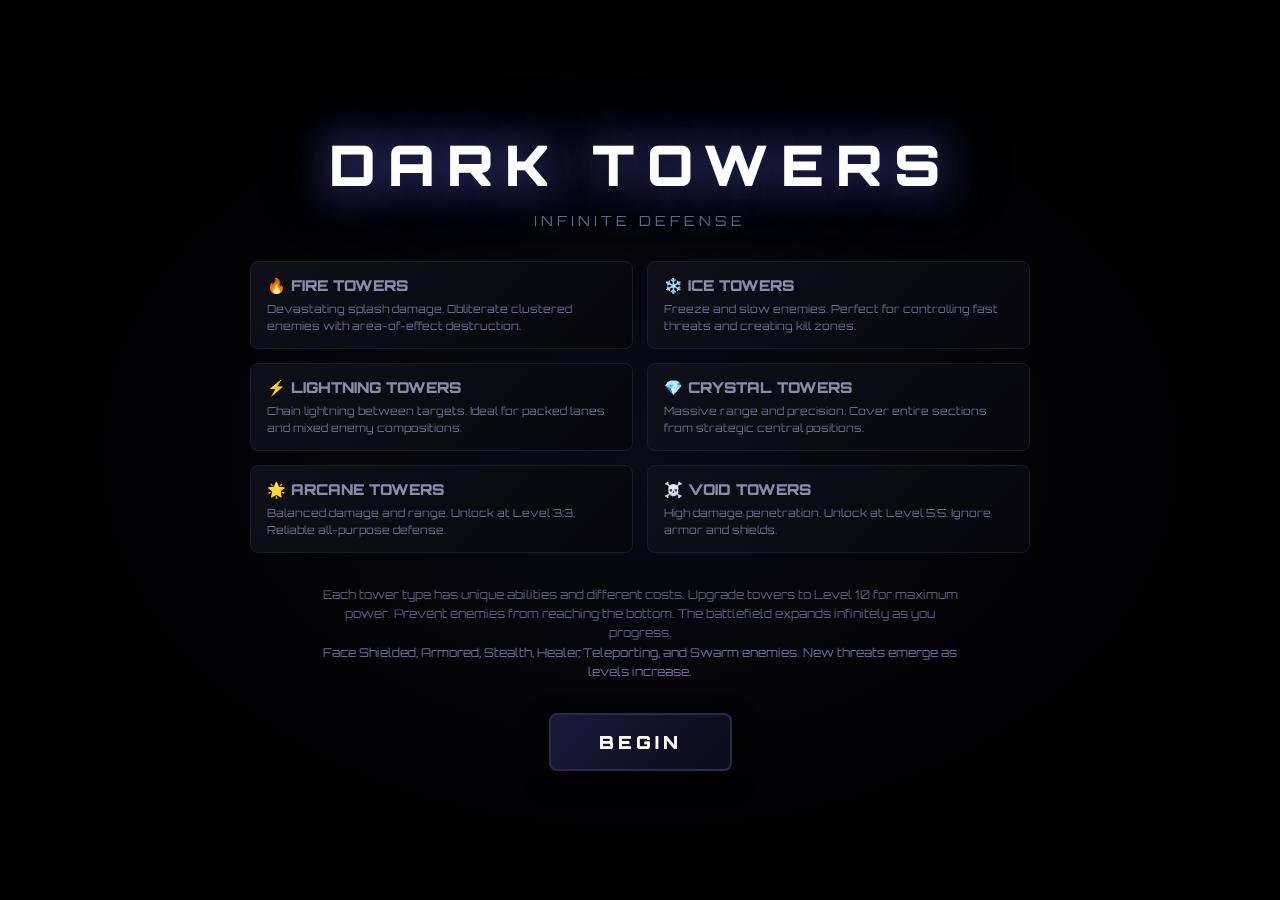
<file: Day253_Dark-Towers/index.html>
<!DOCTYPE html>
<html lang="en">
<head>
    <meta charset="UTF-8">
    <meta name="viewport" content="width=device-width, initial-scale=1.0">
    <title>Dark Towers: Infinite Defense</title>
    <style>
        @import url('https://fonts.googleapis.com/css2?family=Orbitron:wght@400;700;900&display=swap');

        * {
            margin: 0;
            padding: 0;
            box-sizing: border-box;
        }

        body {
            font-family: 'Orbitron', -apple-system, BlinkMacSystemFont, 'Segoe UI', Roboto, sans-serif;
            background: #000000;
            color: #ffffff;
            overflow: hidden;
            user-select: none;
        }

        /* ===================== LAYOUT ===================== */

        #gameContainer {
            width: 100vw;
            height: calc(100vh - 105px);
            display: grid;
            gap: 6px;
            padding: 10px;
            position: relative;
            background: radial-gradient(ellipse at top, #0a0a12 0%, #000000 70%);
            justify-content: center;
            align-content: center;
        }

        .tile {
            background: linear-gradient(135deg, #1a1a22 0%, #0f0f14 100%);
            border-radius: 10px;
            position: relative;
            cursor: pointer;
            transition: transform 0.15s ease-out, border-color 0.15s ease-out, background 0.15s ease-out;
            z-index: 1;
            border: 2px solid transparent;
        }

        .tile:hover:not(.has-tower) {
            transform: scale(1.06);
            border-color: rgba(100, 150, 255, 0.5);
            background: linear-gradient(135deg, #242430 0%, #16161c 100%);
        }

        .tile.invalid-placement:hover {
            border-color: rgba(200, 60, 60, 0.8);
            background: linear-gradient(135deg, #2a1a1a 0%, #1a0e0e 100%);
        }

        .tile.has-tower {
            cursor: pointer;
            z-index: 3;
            border: 2px solid rgba(255, 255, 255, 0.15);
        }

        .tile.has-tower:hover {
            transform: scale(1.03);
            z-index: 4;
        }

        /* ===================== TOWER EFFECTS ===================== */

        .pulse {
            position: absolute;
            top: 50%;
            left: 50%;
            transform: translate(-50%, -50%);
            border-radius: 50%;
            pointer-events: none;
            animation: pulse-animation var(--pulse-duration) ease-out infinite;
            z-index: 10;
            border: 3px solid currentColor;
            will-change: width, height, opacity;
            backface-visibility: hidden;
        }


        @keyframes pulse-animation {
            0% {
                width: 30%;
                height: 30%;
                opacity: var(--pulse-opacity);
            }
            50% {
                opacity: calc(var(--pulse-opacity) * 0.6);
            }
            100% {
                width: var(--pulse-size);
                height: var(--pulse-size);
                opacity: 0;
            }
        }

        .attack-beam {
            position: absolute;
            height: 4px;
            background: linear-gradient(90deg, transparent, currentColor, transparent);
            transform-origin: left center;
            pointer-events: none;
            z-index: 15;
            box-shadow: 0 0 12px currentColor, 0 0 24px currentColor;
            animation: beam-fade 0.25s ease-out forwards;
        }

        @keyframes beam-fade {
            0% {
                opacity: 1;
                filter: brightness(2);
            }
            100% {
                opacity: 0;
                filter: brightness(0.5);
            }
        }

        .tower-special-fire {
            animation: fire-flicker 0.5s ease-in-out infinite;
        }

        @keyframes fire-flicker {
            0%, 100% { filter: brightness(1); }
            50% { filter: brightness(1.5); }
        }

        .tower-special-ice .pulse {
            animation: pulse-animation var(--pulse-duration) ease-out infinite, ice-pulse 2s ease-in-out infinite;
        }

        @keyframes ice-pulse {
            0%, 100% { filter: brightness(1.2); }
            50% { filter: brightness(1.8) hue-rotate(20deg); }
        }

        .tower-special-lightning {
            animation: lightning-charge 0.8s ease-in-out infinite;
        }

        @keyframes lightning-charge {
            0%, 90%, 100% { filter: brightness(1); }
            95% { filter: brightness(2.5) saturate(2); }
        }

        /* ===================== ENEMIES ===================== */

        .enemy {
            position: absolute;
            border-radius: 9px;
            display: flex;
            align-items: center;
            justify-content: center;
            font-size: 10px;
            font-weight: bold;
            z-index: 5;
            box-shadow: 0 4px 14px rgba(0, 0, 0, 0.6), inset 0 -2px 6px rgba(0, 0, 0, 0.3);
            transition: transform 0.05s linear;
        }

        .enemy.frozen {
            filter: brightness(1.4) hue-rotate(180deg);
            animation: frozen-shake 0.28s ease-in-out infinite;
        }

        @keyframes frozen-shake {
            0%, 100% { transform: translateX(0); }
            25% { transform: translateX(-1px); }
            75% { transform: translateX(1px); }
        }

        .enemy.shielded::before {
            content: '🛡️';
            position: absolute;
            top: -15px;
            right: -6px;
            font-size: 15px;
            animation: shield-spin 2.5s linear infinite;
        }

        @keyframes shield-spin {
            0% { transform: rotate(0deg); }
            100% { transform: rotate(360deg); }
        }

        .enemy.armored {
            border: 3px solid #ffb347;
            box-shadow: 0 0 12px #ffb347;
        }

        .enemy.stealth {
            opacity: 0.4;
            animation: stealth-fade 2s ease-in-out infinite;
        }

        @keyframes stealth-fade {
            0%, 100% { opacity: 0.3; }
            50% { opacity: 0.6; }
        }

        .enemy.swarm {
            box-shadow: 0 0 10px rgba(255, 255, 255, 0.4);
        }

        .health-bar {
            position: absolute;
            top: -9px;
            left: 50%;
            transform: translateX(-50%);
            width: 90%;
            height: 5px;
            background: rgba(40, 0, 0, 0.9);
            border-radius: 3px;
            border: 1px solid rgba(0, 0, 0, 0.6);
        }

        .health-fill {
            height: 100%;
            background: linear-gradient(90deg, #ff3333, #ffaa33, #44ff44);
            border-radius: 2px;
            transition: width 0.2s, background 0.2s;
            box-shadow: 0 0 8px currentColor;
        }

        .damage-number {
            position: absolute;
            color: #ffb366;
            font-weight: 900;
            font-size: 15px;
            pointer-events: none;
            z-index: 20;
            text-shadow: 0 0 10px rgba(255, 180, 100, 1),
                         0 0 20px rgba(255, 180, 100, 0.9),
                         2px 2px 6px rgba(0, 0, 0, 1);
            animation: damage-float 0.75s ease-out forwards;
            font-family: 'Orbitron', monospace;
        }

        @keyframes damage-float {
            0% {
                opacity: 1;
                transform: translateY(0) scale(1);
            }
            50% {
                transform: translateY(-24px) scale(1.35);
            }
            100% {
                opacity: 0;
                transform: translateY(-60px) scale(0.8);
            }
        }

        .heal-effect {
            position: absolute;
            color: #66ff9b;
            font-size: 16px;
            font-weight: 900;
            pointer-events: none;
            z-index: 20;
            text-shadow: 0 0 10px #66ff9b;
            animation: heal-float 0.9s ease-out forwards;
            font-family: 'Orbitron', monospace;
        }

        @keyframes heal-float {
            0% {
                opacity: 1;
                transform: translateY(0) scale(1);
            }
            100% {
                opacity: 0;
                transform: translateY(-45px) scale(1.4);
            }
        }

        .particle {
            position: absolute;
            border-radius: 50%;
            pointer-events: none;
            z-index: 25;
            animation: particle-fade 0.7s ease-out forwards;
            box-shadow: 0 0 12px currentColor;
        }

        @keyframes particle-fade {
            0% {
                opacity: 1;
                transform: translate(0, 0) scale(1);
            }
            100% {
                opacity: 0;
                transform: translate(var(--tx), var(--ty)) scale(0);
            }
        }

        .explosion {
            position: absolute;
            border-radius: 50%;
            pointer-events: none;
            z-index: 30;
            animation: explosion-grow 0.6s ease-out forwards;
        }

        @keyframes explosion-grow {
            0% {
                width: 16px;
                height: 16px;
                opacity: 1;
            }
            100% {
                width: 90px;
                height: 90px;
                opacity: 0;
            }
        }

        /* ===================== BOTTOM PANEL (IMPROVED) ===================== */

        #uiBar {
            position: fixed;
            bottom: 8px;
            left: 8px;
            right: 8px;
            width: calc(100% - 16px);
            height: 80px;
            background: linear-gradient(180deg, #0a0a0f 0%, #000000 100%);
            display: flex;
            align-items: center;
            justify-content: space-between;
            gap: 12px;
            padding: 12px 24px;
            box-shadow: 0 -4px 20px rgba(0, 0, 0, 0.9), 0 0 0 1px #1a1a2e;
            border-radius: 12px;
            border: 1px solid #1a1a2e;
            z-index: 100;
        }

        .ui-stats {
            display: flex;
            gap: 12px;
            flex: 0 0 auto;
            flex-wrap: nowrap;
        }


        .ui-item {
            display: flex;
            flex-direction: column;
            align-items: center;
            justify-content: center;
            gap: 4px;
            padding: 8px 14px;
            background: linear-gradient(135deg, #12121a 0%, #08080e 100%);
            border-radius: 8px;
            border: 1px solid #1f1f2e;
            min-width: 90px;
            flex-shrink: 0;
            transition: all 0.2s ease-out;
        }


        .ui-item:hover {
            background: linear-gradient(135deg, #1a1a28 0%, #0e0e16 100%);
            border-color: #2a2a44;
            transform: translateY(-2px);
        }

        .ui-label {
            font-size: 9px;
            color: #7a7a92;
            text-transform: uppercase;
            letter-spacing: 1.8px;
            font-weight: 700;
        }

        .ui-value {
            font-size: 20px;
            font-weight: 900;
            color: #ffffff;
            position: relative;
            line-height: 1;
            min-width: 60px;
            text-align: center;
            font-variant-numeric: tabular-nums;
        }


        .ui-change {
            position: absolute;
            font-size: 16px;
            font-weight: 900;
            animation: value-change 0.9s ease-out forwards;
            pointer-events: none;
        }

        @keyframes value-change {
            0% {
                opacity: 1;
                transform: translateY(0) scale(1);
            }
            100% {
                opacity: 0;
                transform: translateY(-38px) scale(1.5);
            }
        }

        .ui-change.positive {
            color: #5dff7a;
            text-shadow: 0 0 12px #5dff7a;
        }

        .ui-change.negative {
            color: #ff5d5d;
            text-shadow: 0 0 12px #ff5d5d;
        }

        /* ===================== TOWER SHOP PANEL ===================== */

        #towerShop {
            display: flex;
            gap: 8px;
            flex: 1;
            justify-content: center;
            align-items: center;
            overflow-x: auto;
            overflow-y: hidden;
            padding: 4px 12px;
            margin: 0 8px;
            max-width: calc(100% - 16px);
        }


        .tower-card {
            display: flex;
            flex-direction: column;
            align-items: center;
            gap: 4px;
            padding: 8px 12px;
            background: linear-gradient(135deg, #14141c 0%, #0a0a10 100%);
            border-radius: 8px;
            border: 2px solid;
            cursor: pointer;
            transition: all 0.2s ease-out;
            min-width: 80px;
            flex-shrink: 0;
            position: relative;
        }

        .tower-card:hover:not(.locked) {
            transform: translateY(-3px) scale(1.05);
            box-shadow: 0 6px 20px rgba(0, 0, 0, 0.8);
        }

        .tower-card.selected {
            border-width: 3px;
            box-shadow: 0 0 20px currentColor;
        }

        .tower-card.locked {
            opacity: 0.4;
            cursor: not-allowed;
        }

        .tower-icon {
            width: 32px;
            height: 32px;
            border-radius: 6px;
            display: flex;
            align-items: center;
            justify-content: center;
            font-size: 16px;
            font-weight: 900;
            background: currentColor;
            box-shadow: 0 0 12px currentColor, inset 0 0 8px rgba(255,255,255,0.3);
        }

        .tower-name {
            font-size: 9px;
            font-weight: 700;
            text-align: center;
            color: #ffffff;
        }

        .tower-price {
            font-size: 10px;
            font-weight: 900;
            color: #ffd700;
        }

        .tower-special {
            position: absolute;
            top: 2px;
            right: 2px;
            font-size: 12px;
        }

        /* ===================== ACTION BUTTONS ===================== */

        .ui-actions {
            display: flex;
            gap: 8px;
            flex: 0 0 auto;
        }

        .action-btn {
            padding: 10px 18px;
            font-size: 11px;
            font-family: 'Orbitron', sans-serif;
            background: linear-gradient(135deg, #1a1a28 0%, #0e0e18 100%);
            color: #ffffff;
            border: 1px solid #2a2a44;
            border-radius: 6px;
            cursor: pointer;
            transition: all 0.2s ease-out;
            font-weight: 700;
            text-transform: uppercase;
            letter-spacing: 1.2px;
        }

        .action-btn:hover {
            transform: translateY(-2px);
            background: linear-gradient(135deg, #242438 0%, #12121e 100%);
            border-color: #3a3a54;
            box-shadow: 0 4px 12px rgba(0, 0, 0, 0.6);
        }

        .action-btn.danger {
            background: linear-gradient(135deg, #3a1a1a 0%, #1e0e0e 100%);
            border-color: #5a2a2a;
            color: #ff6666;
        }

        .action-btn.danger:hover {
            background: linear-gradient(135deg, #4a2222 0%, #2a1414 100%);
            border-color: #7a3a3a;
        }

        /* ===================== START SCREEN (DARK & MYSTERIOUS) ===================== */

        #startScreen {
            position: fixed;
            top: 0;
            left: 0;
            width: 100%;
            height: 100%;
            background: radial-gradient(ellipse at center, #0a0a14 0%, #000000 70%);
            display: flex;
            align-items: center;
            justify-content: center;
            flex-direction: column;
            gap: 32px;
            z-index: 1000;
        }

        #startScreen h1 {
            color: #ffffff;
            font-size: 56px;
            font-family: 'Orbitron', sans-serif;
            font-weight: 900;
            text-transform: uppercase;
            letter-spacing: 12px;
            position: relative;
            text-shadow: 0 0 40px rgba(100, 100, 200, 0.6),
                        0 0 80px rgba(50, 50, 150, 0.4);
        }

        @media (max-width: 768px) {
            #startScreen {
                gap: 16px;
                padding: 20px 10px;
                overflow-y: auto;
            }
            
            #startScreen h1 {
                font-size: 28px;
                letter-spacing: 4px;
                margin-top: 10px;
            }
            
            .subtitle {
                font-size: 11px;
                letter-spacing: 2px;
                margin-top: -10px;
            }
            
            .info-grid {
                max-width: 100%;
                margin: 0 10px;
                gap: 10px;
            }
            
            .info-card {
                padding: 10px 12px;
            }
            
            .info-card h3 {
                font-size: 13px;
                margin-bottom: 4px;
            }
            
            .info-card p {
                font-size: 10px;
                line-height: 1.4;
            }
            
            #startScreen p {
                font-size: 10px !important;
                padding: 0 15px !important;
                line-height: 1.4 !important;
            }
            
            #startButton {
                padding: 14px 36px;
                font-size: 16px;
                letter-spacing: 3px;
                margin-bottom: 20px;
            }
        }


        #startScreen h1::before {
            content: '';
            position: absolute;
            top: -8px;
            left: -8px;
            right: -8px;
            bottom: -8px;
            background: linear-gradient(45deg, #1a1a3a, #0a0a1a, #1a1a3a);
            background-size: 200% 200%;
            animation: subtle-glow 4s ease infinite;
            z-index: -1;
            border-radius: 8px;
            filter: blur(16px);
            opacity: 0.5;
        }

        @keyframes subtle-glow {
            0%, 100% { background-position: 0% 50%; opacity: 0.4; }
            50% { background-position: 100% 50%; opacity: 0.6; }
        }

        .subtitle {
            font-size: 14px;
            color: #6a6a8a;
            letter-spacing: 4px;
            text-transform: uppercase;
            margin-top: -20px;
        }

        .info-grid {
            display: grid;
            grid-template-columns: repeat(2, minmax(200px, 1fr));
            gap: 14px;
            max-width: 780px;
            margin: 0 20px;
        }

        @media (max-width: 768px) {
            .info-grid {
                grid-template-columns: 1fr;
                gap: 8px;
                margin: 0 10px;
                max-height: 40vh;
                overflow-y: auto;
            }
        }


        .info-card {
            background: linear-gradient(135deg, #0f0f18 0%, #06060c 100%);
            border: 1px solid #1a1a2e;
            border-radius: 8px;
            padding: 14px 16px;
            transition: all 0.3s ease-out;
        }

        .info-card:hover {
            border-color: #2a2a44;
            transform: translateY(-3px);
            box-shadow: 0 8px 24px rgba(0, 0, 0, 0.8);
        }

        .info-card h3 {
            color: #8a8aaa;
            font-size: 15px;
            margin-bottom: 6px;
            font-weight: 900;
        }

        .info-card p {
            color: #6a6a8a;
            font-size: 11px;
            line-height: 1.5;
        }

        #startButton {
            padding: 16px 48px;
            font-size: 18px;
            font-family: 'Orbitron', sans-serif;
            background: linear-gradient(135deg, #1a1a3a 0%, #0a0a1a 100%);
            color: #ffffff;
            border: 2px solid #2a2a4a;
            border-radius: 8px;
            cursor: pointer;
            transition: all 0.3s ease-out;
            font-weight: 900;
            text-transform: uppercase;
            letter-spacing: 4px;
            box-shadow: 0 8px 24px rgba(0, 0, 0, 0.6);
        }

        #startButton:hover {
            transform: translateY(-3px) scale(1.02);
            box-shadow: 0 12px 36px rgba(0, 0, 0, 0.8);
            background: linear-gradient(135deg, #242448 0%, #12122a 100%);
            border-color: #3a3a5a;
        }

        /* ===================== GAME OVER ===================== */

        #gameOver {
            position: fixed;
            top: 0;
            left: 0;
            width: 100%;
            height: 100%;
            background: radial-gradient(ellipse at center, rgba(20, 0, 0, 0.95), rgba(0, 0, 0, 0.98));
            display: none;
            align-items: center;
            justify-content: center;
            flex-direction: column;
            gap: 24px;
            z-index: 1000;
        }

        #gameOver.show {
            display: flex;
        }

        #gameOver h1 {
            color: #cc4444;
            font-size: 48px;
            font-family: 'Orbitron', sans-serif;
            text-shadow: 0 0 30px rgba(200, 60, 60, 0.6);
            letter-spacing: 6px;
        }

        #gameOver button {
            padding: 14px 42px;
            font-size: 18px;
            font-family: 'Orbitron', sans-serif;
            background: linear-gradient(135deg, #2a1a1a 0%, #1a0e0e 100%);
            color: #ff6666;
            border: 2px solid #4a2a2a;
            border-radius: 8px;
            cursor: pointer;
            transition: all 0.3s ease-out;
            font-weight: 900;
            text-transform: uppercase;
            letter-spacing: 3px;
        }

        #gameOver button:hover {
            transform: translateY(-2px) scale(1.02);
            background: linear-gradient(135deg, #3a2222 0%, #2a1414 100%);
            border-color: #6a3a3a;
        }

        /* ===================== LEVEL TRANSITION ===================== */

        #levelTransition {
            position: fixed;
            top: 0;
            left: 0;
            width: 100%;
            height: 100%;
            background: radial-gradient(ellipse at center, rgba(10, 10, 20, 0.95), rgba(0, 0, 0, 0.98));
            display: none;
            align-items: center;
            justify-content: center;
            flex-direction: column;
            gap: 32px;
            z-index: 999;
        }

        #levelTransition.show {
            display: flex;
        }

        #levelTransition h1 {
            color: #8a8aaa;
            font-size: 42px;
            font-family: 'Orbitron', sans-serif;
            text-shadow: 0 0 30px rgba(138, 138, 170, 0.6);
            letter-spacing: 6px;
        }

        #levelTransition .stats {
            display: flex;
            flex-direction: column;
            gap: 12px;
            color: #6a6a8a;
            font-size: 16px;
            text-align: center;
        }

        #levelTransition .countdown {
            font-size: 48px;
            font-weight: 900;
            color: #8a8aaa;
            text-shadow: 0 0 20px rgba(138, 138, 170, 0.8);
        }

        #levelTransition button {
            padding: 14px 42px;
            font-size: 18px;
            font-family: 'Orbitron', sans-serif;
            background: linear-gradient(135deg, #2a2a3a 0%, #1a1a2a 100%);
            color: #ffffff;
            border: 2px solid #3a3a4a;
            border-radius: 8px;
            cursor: pointer;
            transition: all 0.3s ease-out;
            font-weight: 900;
            text-transform: uppercase;
            letter-spacing: 3px;
        }

        #levelTransition button:hover {
            transform: translateY(-2px) scale(1.02);
            background: linear-gradient(135deg, #3a3a4a 0%, #2a2a3a 100%);
            border-color: #4a4a5a;
        }


        /* ===================== TOOLTIP ===================== */

        .tower-info {
            position: absolute;
            background: rgba(5, 5, 10, 0.98);
            color: white;
            padding: 14px 18px;
            border-radius: 8px;
            font-size: 12px;
            pointer-events: auto;
            z-index: 200;
            box-shadow: 0 8px 24px rgba(0, 0, 0, 0.9);
            border: 1px solid #2a2a44;
            display: none;
            min-width: 220px;
            max-width: 280px;
            font-family: 'Orbitron', monospace;
        }

        .tower-info .tower-actions {
            display: flex;
            gap: 8px;
            margin-top: 12px;
        }

        .tower-info .tower-actions button {
            flex: 1;
            padding: 8px 12px;
            font-size: 11px;
            font-family: 'Orbitron', sans-serif;
            background: linear-gradient(135deg, #2a2a3a 0%, #1a1a2a 100%);
            color: #ffffff;
            border: 1px solid #3a3a4a;
            border-radius: 6px;
            cursor: pointer;
            transition: all 0.2s ease-out;
            font-weight: 700;
            text-transform: uppercase;
        }

        .tower-info .tower-actions button:hover:not(:disabled) {
            background: linear-gradient(135deg, #3a3a4a 0%, #2a2a3a 100%);
            transform: translateY(-1px);
        }

        .tower-info .tower-actions button:disabled {
            opacity: 0.5;
            cursor: not-allowed;
        }

        .tower-info .tower-actions button.sell-btn {
            background: linear-gradient(135deg, #3a2a2a 0%, #2a1a1a 100%);
            border-color: #4a3a3a;
            color: #ff8888;
        }

        .tower-info .tower-actions button.sell-btn:hover:not(:disabled) {
            background: linear-gradient(135deg, #4a3232 0%, #3a2222 100%);
        }


        .tower-info.show {
            display: block;
        }

        .tower-info div {
            margin: 3px 0;
        }

        /* ===================== LEVEL DISPLAY ===================== */

        #levelDisplay {
            position: fixed;
            top: 8px;
            left: 50%;
            transform: translateX(-50%);
            padding: 8px 20px;
            background: linear-gradient(135deg, #12121a 0%, #08080e 100%);
            border: 1px solid #2a2a44;
            border-radius: 8px;
            font-size: 14px;
            font-weight: 900;
            color: #ffffff;
            z-index: 150;
            box-shadow: 0 4px 16px rgba(0, 0, 0, 0.8);
            letter-spacing: 2px;
        }


        /* ===================== RESPONSIVE ===================== */

        @media (max-width: 768px) {
            #uiBar {
                flex-direction: column;
                height: auto;
                padding: 8px;
                gap: 6px;
                bottom: 4px;
                left: 4px;
                right: 4px;
                width: calc(100% - 8px);
            }
            #gameContainer {
                height: calc(100vh - 160px);
                padding: 5px;
                gap: 4px;
            }
            .ui-stats {
                width: 100%;
                justify-content: space-between;
                flex-wrap: nowrap;
                gap: 4px;
                overflow-x: auto;
            }
            #towerShop {
                width: 100%;
                overflow-x: auto;
                justify-content: flex-start;
                padding: 4px 8px;
                gap: 6px;
            }
            .ui-actions {
                width: 100%;
                justify-content: center;
                flex-wrap: wrap;
            }
            .ui-value {
                font-size: 16px;
                min-width: 45px;
            }
            .ui-item {
                min-width: 70px;
                padding: 5px 8px;
                flex-shrink: 0;
                gap: 2px;
            }
            .ui-label {
                font-size: 8px;
                letter-spacing: 1px;
            }
            .tower-card {
                min-width: 70px;
                padding: 6px 10px;
                gap: 3px;
            }
            .tower-icon {
                width: 28px;
                height: 28px;
                font-size: 14px;
            }
            .tower-name {
                font-size: 8px;
            }
            .tower-price {
                font-size: 9px;
            }
            .action-btn {
                padding: 8px 14px;
                font-size: 10px;
                letter-spacing: 1px;
            }
            .info-grid {
                grid-template-columns: 1fr;
            }
            #levelDisplay {
                top: 4px;
                font-size: 12px;
                padding: 6px 14px;
            }
        }

        @media (min-width: 769px) and (max-width: 1200px) {
            .ui-stats {
                gap: 10px;
            }
            .ui-item {
                min-width: 85px;
                padding: 7px 12px;
            }
            .ui-value {
                font-size: 18px;
                min-width: 55px;
            }
            #towerShop {
                gap: 6px;
            }
        }

        @media (min-width: 1201px) {
            .ui-value {
                min-width: 65px;
            }
        }

        /* ===================== TOUCH IMPROVEMENTS ===================== */

        @media (max-width: 768px) and (hover: none) and (pointer: coarse) {
            /* Larger touch targets on mobile */
            .tile {
                border-width: 1px;
            }
            
            .tower-card {
                min-height: 80px;
            }
            
            .action-btn {
                min-height: 44px;
            }
            
            #startButton {
                min-height: 48px;
                min-width: 200px;
            }
            
            /* Disable hover effects on touch devices */
            .tile:hover:not(.has-tower) {
                transform: none;
            }
            
            .tile:active:not(.has-tower) {
                transform: scale(0.95);
                border-color: rgba(100, 150, 255, 0.5);
            }
        }


    </style>
</head>
<body>
    <!-- LEVEL DISPLAY -->
    <div id="levelDisplay">LEVEL 1:1</div>

    <!-- START SCREEN -->
    <div id="startScreen">
        <h1>DARK TOWERS</h1>
        <div class="subtitle">Infinite Defense</div>

        <div class="info-grid">
            <div class="info-card">
                <h3>🔥 FIRE TOWERS</h3>
                <p>Devastating splash damage. Obliterate clustered enemies with area-of-effect destruction.</p>
            </div>
            <div class="info-card">
                <h3>❄️ ICE TOWERS</h3>
                <p>Freeze and slow enemies. Perfect for controlling fast threats and creating kill zones.</p>
            </div>
            <div class="info-card">
                <h3>⚡ LIGHTNING TOWERS</h3>
                <p>Chain lightning between targets. Ideal for packed lanes and mixed enemy compositions.</p>
            </div>
            <div class="info-card">
                <h3>💎 CRYSTAL TOWERS</h3>
                <p>Massive range and precision. Cover entire sections from strategic central positions.</p>
            </div>
            <div class="info-card">
                <h3>🌟 ARCANE TOWERS</h3>
                <p>Balanced damage and range. Unlock at Level 3:3. Reliable all-purpose defense.</p>
            </div>
            <div class="info-card">
                <h3>☠️ VOID TOWERS</h3>
                <p>High damage penetration. Unlock at Level 5:5. Ignore armor and shields.</p>
            </div>
        </div>

        <p style="color:#5a5a7a;font-size:12px;max-width:680px;text-align:center;padding:0 20px;line-height:1.6;">
            Each tower type has unique abilities and different costs. Upgrade towers to Level 10 for maximum power.
            Prevent enemies from reaching the bottom. The battlefield expands infinitely as you progress.
            <br><span style="color:#6a6a9a;">Face Shielded, Armored, Stealth, Healer, Teleporting, and Swarm enemies. New threats emerge as levels increase.</span>
        </p>

        <button id="startButton">Begin</button>
    </div>

    <!-- GAME GRID -->
    <div id="gameContainer"></div>

    <!-- BOTTOM PANEL -->
    <div id="uiBar">
        <!-- Stats -->
        <div class="ui-stats">
            <div class="ui-item">
                <span class="ui-label">Gold</span>
                <span class="ui-value" id="goldDisplay">500</span>
            </div>
            <div class="ui-item">
                <span class="ui-label">Score</span>
                <span class="ui-value" id="scoreDisplay">0</span>
            </div>
            <div class="ui-item">
                <span class="ui-label">Wave</span>
                <span class="ui-value" id="waveDisplay">1</span>
            </div>
            <div class="ui-item">
                <span class="ui-label">Lives</span>
                <span class="ui-value" id="livesDisplay">20</span>
            </div>
            <div class="ui-item">
                <span class="ui-label">Enemies</span>
                <span class="ui-value" id="enemyDisplay">0</span>
            </div>
        </div>

        <!-- Tower Shop -->
        <div id="towerShop">
            <!-- Tower cards will be dynamically generated -->
        </div>
    </div>

    <!-- GAME OVER -->
    <div id="gameOver">
        <h1>GAME OVER</h1>
        <p style="color:#aaaaaa;font-size:18px;">Final Score: <span id="finalScore" style="color:#8a8aaa;">0</span></p>
        <p style="color:#aaaaaa;font-size:16px;">Level Reached: <span id="finalLevel" style="color:#8a8aaa;">1:1</span></p>
        <p style="color:#aaaaaa;font-size:16px;">Wave: <span id="finalWave" style="color:#8a8aaa;">1</span></p>
        <button onclick="location.reload()">Play Again</button>
    </div>

    <!-- LEVEL TRANSITION -->
    <div id="levelTransition">
        <h1>LEVEL COMPLETE</h1>
        <div class="stats">
            <div>Next Level: <strong id="nextLevelDisplay">2:2</strong></div>
            <div>Waves Completed: <strong id="wavesCompleted">10</strong></div>
            <div>Gold Earned: <strong id="goldEarned">0</strong></div>
        </div>
        <div class="countdown" id="transitionCountdown">5</div>
        <button id="continueButton">Continue</button>
    </div>

    <!-- TOWER TOOLTIP -->
    <div class="tower-info" id="towerInfo"></div>

    <script>
        // ===================== CONFIG =====================
        const CONFIG = {
            tileGap: 6,
            tilePadding: 10,
            upgradeCosts: [150, 250, 400, 650, 1000, 1600, 2500, 4000, 6500, 10000],
            
            // Tower types with distinct colors, prices, and features
            towerTypes: [
                { 
                    name: 'Fire', 
                    color: '#ff4400', 
                    glow: '#ff6600', 
                    special: 'splash', 
                    damageBonus: 1.1,
                    price: 100,
                    icon: '🔥',
                    unlockLevel: 1
                },
                { 
                    name: 'Ice', 
                    color: '#00ddff', 
                    glow: '#00ffff', 
                    special: 'slow', 
                    damageBonus: 0.9,
                    price: 120,
                    icon: '❄️',
                    unlockLevel: 1
                },
                { 
                    name: 'Lightning', 
                    color: '#ffff00', 
                    glow: '#ffee00', 
                    special: 'chain', 
                    damageBonus: 1.0,
                    price: 150,
                    icon: '⚡',
                    unlockLevel: 1
                },
                { 
                    name: 'Crystal', 
                    color: '#ff00ff', 
                    glow: '#ff44ff', 
                    special: 'range', 
                    damageBonus: 0.95,
                    price: 180,
                    icon: '💎',
                    unlockLevel: 1
                },
                { 
                    name: 'Arcane', 
                    color: '#8844ff', 
                    glow: '#aa66ff', 
                    special: 'balanced', 
                    damageBonus: 1.05,
                    price: 200,
                    icon: '🌟',
                    unlockLevel: 3
                },
                { 
                    name: 'Void', 
                    color: '#44ff88', 
                    glow: '#66ffaa', 
                    special: 'penetrate', 
                    damageBonus: 1.3,
                    price: 280,
                    icon: '☠️',
                    unlockLevel: 5
                }
            ],
            
            // Level-based color progression
            towerColors: [
                { bg: '#00ffff', glow: '#00ffff', brightness: 0.9, pulseSize: 2.4 },
                { bg: '#00ddff', glow: '#00ddff', brightness: 1.0, pulseSize: 2.3 },
                { bg: '#00bbff', glow: '#00bbff', brightness: 1.2, pulseSize: 2.2 },
                { bg: '#508cff', glow: '#508cff', brightness: 1.4, pulseSize: 2.1 },
                { bg: '#7864ff', glow: '#7864ff', brightness: 1.6, pulseSize: 2.0 },
                { bg: '#a050ff', glow: '#a050ff', brightness: 1.8, pulseSize: 1.9 },
                { bg: '#c83cff', glow: '#c83cff', brightness: 2.0, pulseSize: 1.8 },
                { bg: '#e632e6', glow: '#e632e6', brightness: 2.2, pulseSize: 1.7 },
                { bg: '#ff28c8', glow: '#ff28c8', brightness: 2.5, pulseSize: 1.6 },
                { bg: '#ff1e96', glow: '#ff1e96', brightness: 3.0, pulseSize: 1.5 }
            ],
            
            // Enemy definitions
            enemyTypes: {
                basic:      { hp: 40,  speed: 0.6, color: '#8087aa', size: 0.8,  gold: 25, name: 'Basic' },
                fast:       { hp: 25,  speed: 1.2, color: '#ffd85a', size: 0.6,  gold: 28, name: 'Fast' },
                tank:       { hp: 120, speed: 0.4, color: '#ff5555', size: 0.9,  gold: 60, name: 'Tank' },
                regen:      { hp: 70,  speed: 0.6, color: '#44dd77', size: 0.8,  gold: 45, name: 'Regen', regen: 1.6 },
                split:      { hp: 55,  speed: 0.7, color: '#aa55ff', size: 0.85, gold: 70, name: 'Splitter', splits: true },
                boss:       { hp: 450, speed: 0.5, color: '#ff8844', size: 1.0,  gold: 260, name: 'Boss' },
                shielded:   { hp: 90,  speed: 0.6, color: '#4a8fff', size: 0.85, gold: 82, name: 'Shielded', shield: 60 },
                armored:    { hp: 110, speed: 0.55,color: '#ffb347', size: 0.85, gold: 90, name: 'Armored', armor: 0.5 },
                stealth:    { hp: 38,  speed: 0.85,color: '#cc88ff', size: 0.7,  gold: 68, name: 'Stealth', stealth: true },
                healer:     { hp: 80,  speed: 0.55,color: '#44ffaa', size: 0.8,  gold: 88, name: 'Healer', heals: true },
                teleporter: { hp: 50,  speed: 0.75,color: '#ff44ff', size: 0.75, gold: 78, name: 'Teleporter', teleports: true },
                swarmMother:{ hp: 80,  speed: 0.65,color: '#ffea7a', size: 0.9,  gold: 90, name: 'SwarmMother', swarm: true },
                swarmMini:  { hp: 12,  speed: 0.9, color: '#ffe066', size: 0.55, gold: 8,  name: 'SwarmMini' },
                // New enemies for higher levels
                phantom:    { hp: 65,  speed: 0.95,color: '#aa44cc', size: 0.75, gold: 95, name: 'Phantom', stealth: true, teleports: true, unlockLevel: 7 },
                titan:      { hp: 280, speed: 0.35,color: '#cc6644', size: 1.0,  gold: 180, name: 'Titan', armor: 0.6, unlockLevel: 10 }
            }
        };

        // ===================== GAME CLASS =====================
        class Game {
            constructor() {
                this.grid = [];
                this.towers = new Map();
                this.enemies = [];
                this.gold = 500;
                this.score = 0;
                this.lives = 20;
                this.wave = 1;
                this.currentLevel = { x: 1, y: 1 };
                this.tileSize = 0;
                this.cols = 0;
                this.rows = 0;
                this.gameStarted = false;
                this.gameOver = false;
                this.enemySpawnTimer = 0;
                this.enemySpawnInterval = 1900;
                this.enemiesSpawnedThisWave = 0;
                this.enemiesPerWave = 8;
                this.enemiesPerWave = 20; // Changed from 8 to 20
                this.wavesPerLevel = 20; // New: waves before level up
                this.levelTransitionActive = false;
                this.transitionCountdown = 5;
                this.transitionInterval = null;
                this.goldAtLevelStart = 500;
                this.lastTime = 0;
                this.enemyIdCounter = 0;
                this.speedMultiplier = 0.7;
                this.selectedTowerType = 0;
                this.sellMode = false;
            }

            init() {
                this.calculateGrid();
                this.createGrid();
                this.renderTowerShop();
                this.startGameLoop();

                document.addEventListener('click', (e) => {
                    const tooltip = document.getElementById('towerInfo');
                    const isTooltip = tooltip.contains(e.target);
                    const isTile = e.target.closest('.tile');
                    if (!isTooltip && !isTile && tooltip.classList.contains('show')) {
                        game.hideTowerTooltip();
                    }
                });

                document.getElementById('continueButton').addEventListener('click', () => {
                    game.advanceLevel();
                });

            }

            calculateGrid() {
                const container = document.getElementById('gameContainer');
                const width = container.clientWidth - CONFIG.tilePadding * 2;
                const height = container.clientHeight - CONFIG.tilePadding * 2;

                // Grid expands with level
                let testCols = 10 + Math.floor((this.currentLevel.x - 1) * 0.5);
                let testRows = 12 + Math.floor((this.currentLevel.y - 1) * 0.5);

                if (window.innerWidth < 768) {
                    testCols = 7 + Math.floor((this.currentLevel.x - 1) * 0.3);
                    testRows = 14 + Math.floor((this.currentLevel.y - 1) * 0.3);
                }

                const tileSizeByWidth = (width - (testCols - 1) * CONFIG.tileGap) / testCols;
                const tileSizeByHeight = (height - (testRows - 1) * CONFIG.tileGap) / testRows;

                this.tileSize = Math.floor(Math.min(tileSizeByWidth, tileSizeByHeight));
                this.cols = Math.floor((width + CONFIG.tileGap) / (this.tileSize + CONFIG.tileGap));
                this.rows = Math.floor((height + CONFIG.tileGap) / (this.tileSize + CONFIG.tileGap));

                container.style.gridTemplateColumns = `repeat(${this.cols}, ${this.tileSize}px)`;
                container.style.gridTemplateRows = `repeat(${this.rows}, ${this.tileSize}px)`;
            }

            createGrid() {
                const container = document.getElementById('gameContainer');
                container.innerHTML = '';

                for (let row = 0; row < this.rows; row++) {
                    this.grid[row] = [];
                    for (let col = 0; col < this.cols; col++) {
                        const tile = document.createElement('div');
                        tile.className = 'tile';
                        tile.dataset.row = row;
                        tile.dataset.col = col;
                        tile.addEventListener('click', (e) => this.handleTileClick(row, col, e));
                        tile.addEventListener('mouseenter', (e) => this.handleTileHover(row, col, e));
                        tile.addEventListener('mouseleave', () => this.handleTileLeave());
                        container.appendChild(tile);
                        this.grid[row][col] = { element: tile, tower: null, walkable: true };
                    }
                }
            }

            renderTowerShop() {
                const shop = document.getElementById('towerShop');
                shop.innerHTML = '';

                CONFIG.towerTypes.forEach((towerType, index) => {
                    const isUnlocked = this.currentLevel.x >= towerType.unlockLevel && this.currentLevel.y >= towerType.unlockLevel;
                    const card = document.createElement('div');
                    card.className = 'tower-card' + (!isUnlocked ? ' locked' : '') + (this.selectedTowerType === index && isUnlocked ? ' selected' : '');
                    card.style.borderColor = towerType.color;
                    card.style.color = towerType.color;
                    
                    card.innerHTML = `
                        <div class="tower-special">${towerType.icon}</div>
                        <div class="tower-icon" style="color: ${towerType.color};">${towerType.name[0]}</div>
                        <div class="tower-name">${towerType.name}</div>
                        <div class="tower-price">${isUnlocked ? towerType.price + '💰' : '🔒 ' + towerType.unlockLevel + ':' + towerType.unlockLevel}</div>
                    `;

                    if (isUnlocked) {
                        card.addEventListener('click', () => {
                            this.selectedTowerType = index;
                            this.sellMode = false;
                            this.renderTowerShop();
                        });
                    }

                    shop.appendChild(card);
                });
            }

            handleTileClick(row, col, event) {
                if (!this.gameStarted || this.gameOver) return;

                const tile = this.grid[row][col];

                if (tile.tower) {
                    // Show tooltip for tower with upgrade/sell buttons
                    this.showTowerTooltip(tile.tower, event);
                } else {
                    // Hide tooltip when clicking empty tile
                    this.hideTowerTooltip();
                    
                    // Place new tower
                    const towerType = CONFIG.towerTypes[this.selectedTowerType];
                    if (this.gold >= towerType.price) {
                        tile.walkable = false;
                        if (this.hasValidPath()) {
                            this.gold -= towerType.price;
                            const tower = new Tower(row, col, tile.element, this.tileSize, this, this.selectedTowerType);
                            tile.tower = tower;
                            this.towers.set(`${row}-${col}`, tower);
                            this.animateTileClick(tile.element);
                            this.updateUI();
                        } else {
                            tile.walkable = true;
                            this.showInvalidPlacement(tile.element);
                        }
                    }
                }
            }

            showTowerTooltip(tower, event) {
                const info = document.getElementById('towerInfo');
                const typeInfo = CONFIG.towerTypes[tower.towerType];
                const nextCost = tower.level < 10 ? CONFIG.upgradeCosts[tower.level] : 'MAX';
                const dps = (tower.damage / tower.attackSpeed).toFixed(1);
                const sellValue = Math.floor(typeInfo.price * 0.7 + tower.level * 50);
                const canSell = !this.levelTransitionActive;

                let specialText = '';
                if (typeInfo.special === 'splash') specialText = '🔥 Splash Damage';
                else if (typeInfo.special === 'slow') specialText = '❄️ Slows Enemies';
                else if (typeInfo.special === 'chain') specialText = '⚡ Chain Lightning';
                else if (typeInfo.special === 'range') specialText = '💎 Extended Range';
                else if (typeInfo.special === 'balanced') specialText = '🌟 Balanced Stats';
                else if (typeInfo.special === 'penetrate') specialText = '☠️ Armor Penetration';

                info.innerHTML = `
                    <div style="color:${typeInfo.glow};font-weight:bold;font-size:13px;margin-bottom:5px;">
                        ${typeInfo.name} Tower - Level ${tower.level}/10
                    </div>
                    <div style="color:${typeInfo.glow};font-size:10px;margin-bottom:8px;">${specialText}</div>
                    <div>💥 Damage: <strong>${tower.damage.toFixed(0)}</strong></div>
                    <div>📍 Range: <strong>${tower.range.toFixed(1)}</strong></div>
                    <div>⚡ DPS: <strong>${dps}</strong></div>
                    <div class="tower-actions">
                        <button class="upgrade-btn" ${tower.level >= 10 || this.gold < CONFIG.upgradeCosts[tower.level] ? 'disabled' : ''}>
                            ${tower.level < 10 ? '🔼 ' + nextCost + '💰' : '✨ MAX'}
                        </button>
                        <button class="sell-btn" ${!canSell ? 'disabled' : ''}>
                            💰 ${sellValue}
                        </button>
                    </div>
                `;

                // Position tooltip smartly
                const containerRect = document.getElementById('gameContainer').getBoundingClientRect();
                let left = event.pageX + 15;
                let top = event.pageY - 50;

                // Keep within bounds
                if (left + 280 > window.innerWidth) {
                    left = event.pageX - 295;
                }
                if (top + 200 > window.innerHeight) {
                    top = event.pageY - 220;
                }
                if (top < 0) top = 10;

                info.style.left = left + 'px';
                info.style.top = top + 'px';
                info.classList.add('show');

                // Add event listeners to buttons
                const upgradeBtn = info.querySelector('.upgrade-btn');
                const sellBtn = info.querySelector('.sell-btn');

                upgradeBtn.onclick = () => {
                    if (tower.level < 10 && this.gold >= CONFIG.upgradeCosts[tower.level]) {
                        this.gold -= CONFIG.upgradeCosts[tower.level];
                        tower.upgrade();
                        this.updateUI();
                        this.showTowerTooltip(tower, event); // Refresh tooltip
                    }
                };

                sellBtn.onclick = () => {
                    if (!this.levelTransitionActive) {
                        this.gold += sellValue;
                        const tile = this.grid[tower.row][tower.col];
                        this.towers.delete(`${tower.row}-${tower.col}`);
                        tile.tower.element.classList.remove('has-tower');
                        tile.tower.element.style.background = '';
                        tile.tower.element.style.boxShadow = '';
                        tile.tower.element.style.filter = '';
                        if (tile.tower.pulseElement) {
                            tile.tower.pulseElement.remove();
                        }
                        tile.tower = null;
                        tile.walkable = true;
                        this.updateUI();
                        this.hideTowerTooltip();
                    }
                };
            }

            hideTowerTooltip() {
                document.getElementById('towerInfo').classList.remove('show');
            }

            animateTileClick(element) {
                element.style.transform = 'scale(0.9)';
                setTimeout(() => {
                    element.style.transform = '';
                }, 150);
            }

            showInvalidPlacement(element) {
                element.classList.add('invalid-placement');
                setTimeout(() => {
                    element.classList.remove('invalid-placement');
                }, 450);
            }

            hasValidPath() {
                for (let col = 0; col < this.cols; col++) {
                    if (this.findPath(0, col)) return true;
                }
                return false;
            }

            findPath(startRow, startCol) {
                const visited = new Set();
                const queue = [[startRow, startCol]];
                visited.add(`${startRow}-${startCol}`);

                while (queue.length > 0) {
                    const [row, col] = queue.shift();

                    if (row === this.rows - 1) return true;

                    const directions = [[1, 0], [0, 1], [0, -1], [-1, 0]];
                    for (const [dr, dc] of directions) {
                        const newRow = row + dr;
                        const newCol = col + dc;
                        const key = `${newRow}-${newCol}`;

                        if (
                            newRow >= 0 && newRow < this.rows &&
                            newCol >= 0 && newCol < this.cols &&
                            !visited.has(key) &&
                            this.grid[newRow][newCol].walkable
                        ) {
                            visited.add(key);
                            queue.push([newRow, newCol]);
                        }
                    }
                }
                return false;
            }

            findPathForEnemy(startRow, startCol) {
                const targetRow = this.rows - 1;
                const openSet = [{
                    row: startRow,
                    col: startCol,
                    g: 0,
                    h: targetRow - startRow,
                    f: targetRow - startRow,
                    parent: null
                }];
                const closedSet = new Set();
                const openSetMap = new Map();
                openSetMap.set(`${startRow}-${startCol}`, openSet[0]);

                while (openSet.length > 0) {
                    openSet.sort((a, b) => a.f - b.f);
                    const current = openSet.shift();
                    const currentKey = `${current.row}-${current.col}`;
                    openSetMap.delete(currentKey);

                    if (current.row === targetRow) {
                        const path = [];
                        let node = current;
                        while (node) {
                            path.unshift({ row: node.row, col: node.col });
                            node = node.parent;
                        }
                        return path;
                    }

                    closedSet.add(currentKey);

                    const directions = [[1, 0], [0, 1], [0, -1], [-1, 0]];
                    for (const [dr, dc] of directions) {
                        const newRow = current.row + dr;
                        const newCol = current.col + dc;
                        const key = `${newRow}-${newCol}`;

                        if (
                            newRow >= 0 && newRow < this.rows &&
                            newCol >= 0 && newCol < this.cols &&
                            !closedSet.has(key) &&
                            this.grid[newRow][newCol].walkable
                        ) {
                            const g = current.g + 1;
                            const verticalDiff = targetRow - newRow;
                            const downWeight = 2;
                            const sidePenalty = 0.5;
                            const h = verticalDiff * downWeight + Math.abs(newCol - startCol) * sidePenalty;
                            const f = g + h;

                            const existing = openSetMap.get(key);
                            if (!existing || g < existing.g) {
                                const newNode = { row: newRow, col: newCol, g, h, f, parent: current };
                                if (!existing) {
                                    openSet.push(newNode);
                                    openSetMap.set(key, newNode);
                                } else {
                                    existing.g = g;
                                    existing.f = f;
                                    existing.parent = current;
                                }
                            }
                        }
                    }
                }

                return null;
            }

            spawnEnemy() {
                let type = 'basic';
                const rand = Math.random();
                const levelSum = this.currentLevel.x + this.currentLevel.y;

                // Level-based enemy distribution
                if (levelSum >= 20) {
                    if (rand < 0.05) type = 'titan';
                    else if (rand < 0.10) type = 'phantom';
                    else if (rand < 0.15) type = 'boss';
                    else if (rand < 0.22) type = 'teleporter';
                    else if (rand < 0.29) type = 'healer';
                    else if (rand < 0.36) type = 'stealth';
                    else if (rand < 0.43) type = 'armored';
                    else if (rand < 0.50) type = 'shielded';
                    else if (rand < 0.58) type = 'swarmMother';
                    else if (rand < 0.66) type = 'split';
                    else if (rand < 0.74) type = 'regen';
                    else if (rand < 0.84) type = 'tank';
                    else type = 'fast';
                } else if (levelSum >= 14) {
                    if (rand < 0.08) type = 'phantom';
                    else if (rand < 0.15) type = 'swarmMother';
                    else if (rand < 0.25) type = 'healer';
                    else if (rand < 0.35) type = 'stealth';
                    else if (rand < 0.45) type = 'armored';
                    else if (rand < 0.55) type = 'shielded';
                    else if (rand < 0.67) type = 'split';
                    else if (rand < 0.78) type = 'regen';
                    else if (rand < 0.92) type = 'tank';
                    else type = 'fast';
                } else if (this.wave >= 20) {
                    if (rand < 0.06) type = 'boss';
                    else if (rand < 0.13) type = 'teleporter';
                    else if (rand < 0.21) type = 'healer';
                    else if (rand < 0.29) type = 'stealth';
                    else if (rand < 0.37) type = 'armored';
                    else if (rand < 0.45) type = 'shielded';
                    else if (rand < 0.54) type = 'swarmMother';
                    else if (rand < 0.63) type = 'split';
                    else if (rand < 0.74) type = 'regen';
                    else if (rand < 0.86) type = 'tank';
                    else type = 'fast';
                } else if (this.wave >= 15) {
                    if (rand < 0.12) type = 'swarmMother';
                    else if (rand < 0.22) type = 'healer';
                    else if (rand < 0.32) type = 'stealth';
                    else if (rand < 0.42) type = 'armored';
                    else if (rand < 0.52) type = 'shielded';
                    else if (rand < 0.64) type = 'split';
                    else if (rand < 0.75) type = 'regen';
                    else if (rand < 0.9) type = 'tank';
                    else type = 'fast';
                } else if (this.wave >= 10) {
                    if (rand < 0.18) type = 'shielded';
                    else if (rand < 0.3) type = 'split';
                    else if (rand < 0.42) type = 'regen';
                    else if (rand < 0.58) type = 'tank';
                    else if (rand < 0.8) type = 'fast';
                } else if (this.wave >= 6) {
                    if (rand < 0.22) type = 'regen';
                    else if (rand < 0.44) type = 'tank';
                    else if (rand < 0.75) type = 'fast';
                } else if (this.wave >= 3) {
                    if (rand < 0.5) type = 'fast';
                }

                // Boss as last enemy in every 5th wave
                if (this.enemiesSpawnedThisWave === this.enemiesPerWave - 1 && this.wave % 5 === 0) {
                    type = 'boss';
                }

                let spawnCol = Math.floor(Math.random() * this.cols);
                let attempts = 0;
                while (!this.findPath(0, spawnCol) && attempts < 30) {
                    spawnCol = Math.floor(Math.random() * this.cols);
                    attempts++;
                }
                if (attempts >= 30) return;

                const enemy = new Enemy(
                    this.enemyIdCounter++,
                    0, spawnCol,
                    type,
                    this.tileSize,
                    this.speedMultiplier,
                    this,
                    this.wave
                );

                this.enemies.push(enemy);
                document.getElementById('gameContainer').appendChild(enemy.element);

                this.enemiesSpawnedThisWave++;

                if (this.enemiesSpawnedThisWave >= this.enemiesPerWave) {
                    this.enemiesSpawnedThisWave = 0;
                    this.enemiesPerWave += 1; // Slower progression
                    this.speedMultiplier = Math.min(1.5, this.speedMultiplier + 0.03);
                    this.enemySpawnInterval = Math.max(1150, this.enemySpawnInterval - 80);
                    setTimeout(() => {
                        this.wave++;
                        this.animateValueChange('waveDisplay', +1);
                        this.updateUI();
                    }, 100);
                }
            }

            startLevelTransition() {
                this.levelTransitionActive = true;
                this.gameStarted = false; // Pause game
                this.transitionCountdown = 5;
                
                const goldEarned = this.gold - this.goldAtLevelStart;
                
                document.getElementById('nextLevelDisplay').textContent = `${this.currentLevel.x + 1}:${this.currentLevel.y + 1}`;
                document.getElementById('wavesCompleted').textContent = this.wavesPerLevel;
                document.getElementById('goldEarned').textContent = goldEarned;
                document.getElementById('transitionCountdown').textContent = this.transitionCountdown;
                document.getElementById('levelTransition').classList.add('show');
                
                this.transitionInterval = setInterval(() => {
                    this.transitionCountdown--;
                    document.getElementById('transitionCountdown').textContent = this.transitionCountdown;
                    if (this.transitionCountdown <= 0) {
                        clearInterval(this.transitionInterval);
                        this.advanceLevel();
                    }
                }, 1000);
            }

            advanceLevel() {
                clearInterval(this.transitionInterval);
                document.getElementById('levelTransition').classList.remove('show');
                
                // Expand the level
                this.currentLevel.x++;
                this.currentLevel.y++;
                
                // Update level display
                document.getElementById('levelDisplay').textContent = `LEVEL ${this.currentLevel.x}:${this.currentLevel.y}`;
                
                // Clear any remaining enemies/projectiles
                this.enemies.forEach(e => {
                    if (e.element && e.element.parentNode) {
                        e.element.remove();
                    }
                });
                this.enemies = [];
                
                // Keep towers but recalculate grid
                const towerData = [];
                this.towers.forEach(tower => {
                    towerData.push({
                        row: tower.row,
                        col: tower.col,
                        type: tower.towerType,
                        level: tower.level,
                        damage: tower.damage,
                        range: tower.range,
                        attackSpeed: tower.attackSpeed
                    });
                });
                this.towers.clear();
                
                // Recalculate and rebuild grid
                this.calculateGrid();
                this.createGrid();
                
                // Restore towers in valid positions
                towerData.forEach(data => {
                    if (data.row < this.rows && data.col < this.cols) {
                        const tile = this.grid[data.row][data.col];
                        tile.walkable = false;
                        const tower = new Tower(data.row, data.col, tile.element, this.tileSize, this, data.type);
                        tower.level = data.level;
                        tower.damage = data.damage;
                        tower.range = data.range;
                        tower.attackSpeed = data.attackSpeed;
                        tower.render();
                        tile.tower = tower;
                        this.towers.set(`${data.row}-${data.col}`, tower);
                    }
                });
                
                // Refresh tower shop (unlock new towers)
                this.renderTowerShop();
                
                // Resume game
                this.goldAtLevelStart = this.gold;
                this.levelTransitionActive = false;
                this.gameStarted = true;
                this.updateUI();
            }


            update(deltaTime) {
                if (!this.gameStarted || this.gameOver) return;

                // Spawning
                this.enemySpawnTimer += deltaTime;
                if (this.enemySpawnTimer >= this.enemySpawnInterval) {
                    this.spawnEnemy();
                    this.enemySpawnTimer = 0;
                }

                // Towers
                this.towers.forEach(tower => {
                    tower.update(deltaTime, this.enemies);
                });

                // Healer auras
                for (const enemy of this.enemies) {
                    if (enemy.heals) {
                        enemy.updateHealer(deltaTime);
                    }
                }

                // Enemies
                for (let i = this.enemies.length - 1; i >= 0; i--) {
                    const enemy = this.enemies[i];
                    enemy.update(deltaTime, this);

                    if (enemy.hp <= 0) {
                        this.gold += enemy.goldReward;
                        this.score += enemy.goldReward * 10;
                        this.createDeathExplosion(enemy);

                        // Splitter logic
                        if (enemy.type === 'split' && !enemy.hasSplit) {
                            enemy.hasSplit = true;
                            for (let j = 0; j < 2; j++) {
                                const splitEnemy = new Enemy(
                                    this.enemyIdCounter++,
                                    enemy.row, enemy.col,
                                    'basic',
                                    this.tileSize,
                                    this.speedMultiplier,
                                    this,
                                    this.wave
                                );
                                splitEnemy.x = enemy.x + (j === 0 ? -12 : 12);
                                splitEnemy.y = enemy.y;
                                this.enemies.push(splitEnemy);
                                document.getElementById('gameContainer').appendChild(splitEnemy.element);
                            }
                        }

                        // Swarm mother splits into many minis
                        if (enemy.type === 'swarmMother' && !enemy.hasSwarmed) {
                            enemy.hasSwarmed = true;
                            const swarmCount = 6;
                            for (let k = 0; k < swarmCount; k++) {
                                const mini = new Enemy(
                                    this.enemyIdCounter++,
                                    enemy.row, enemy.col,
                                    'swarmMini',
                                    this.tileSize,
                                    this.speedMultiplier,
                                    this,
                                    this.wave
                                );
                                mini.x = enemy.x + (Math.cos((k / swarmCount) * Math.PI * 2) * 10);
                                mini.y = enemy.y + (Math.sin((k / swarmCount) * Math.PI * 2) * 10);
                                mini.element.classList.add('swarm');
                                this.enemies.push(mini);
                                document.getElementById('gameContainer').appendChild(mini.element);
                            }
                        }

                        enemy.element.remove();
                        this.enemies.splice(i, 1);
                    } else if (enemy.row >= this.rows - 1 && enemy.reachedBottom) {
                        this.lives--;
                        this.animateValueChange('livesDisplay', -1);
                        enemy.element.remove();
                        this.enemies.splice(i, 1);
                        if (this.lives <= 0) {
                            this.endGame();
                        }
                    }
                }

                // Check for level completion
                if (!this.levelTransitionActive && this.enemies.length === 0 && this.wave > 0) {
                    const wavesInCurrentLevel = this.wave % this.wavesPerLevel;
                    if (wavesInCurrentLevel === 0 && this.wave >= this.wavesPerLevel) {
                        this.startLevelTransition();
                    }
                }

                this.updateUI();
            }

            showHealEffect(x, y) {
                const heal = document.createElement('div');
                heal.className = 'heal-effect';
                heal.textContent = '+HP';
                heal.style.left = x + 'px';
                heal.style.top = y + 'px';
                document.getElementById('gameContainer').appendChild(heal);
                setTimeout(() => heal.remove(), 900);
            }

            animateValueChange(elementId, change) {
                const element = document.getElementById(elementId);
                const changeElement = document.createElement('div');
                changeElement.className = 'ui-change ' + (change > 0 ? 'positive' : 'negative');
                changeElement.textContent = (change > 0 ? '+' : '') + change;
                changeElement.style.left = '50%';
                changeElement.style.top = '10px';
                changeElement.style.transform = 'translateX(-50%)';
                element.parentElement.appendChild(changeElement);
                setTimeout(() => changeElement.remove(), 900);
            }

            createDeathExplosion(enemy) {
                const container = document.getElementById('gameContainer');

                const explosion = document.createElement('div');
                explosion.className = 'explosion';
                explosion.style.left = (enemy.x + this.tileSize * enemy.size / 2) + 'px';
                explosion.style.top = (enemy.y + this.tileSize * enemy.size / 2) + 'px';
                explosion.style.background = `radial-gradient(circle, ${enemy.color}, transparent)`;
                container.appendChild(explosion);
                setTimeout(() => explosion.remove(), 600);

                for (let i = 0; i < 20; i++) {
                    const particle = document.createElement('div');
                    particle.className = 'particle';
                    particle.style.left = (enemy.x + this.tileSize * enemy.size / 2) + 'px';
                    particle.style.top = (enemy.y + this.tileSize * enemy.size / 2) + 'px';
                    particle.style.width = (6 + Math.random() * 5) + 'px';
                    particle.style.height = particle.style.width;
                    particle.style.background = enemy.color;

                    const angle = (i / 20) * Math.PI * 2;
                    const distance = 40 + Math.random() * 30;
                    particle.style.setProperty('--tx', Math.cos(angle) * distance + 'px');
                    particle.style.setProperty('--ty', Math.sin(angle) * distance + 'px');

                    container.appendChild(particle);
                    setTimeout(() => particle.remove(), 700);
                }
            }

            startGameLoop() {
                const loop = (timestamp) => {
                    if (!this.lastTime) this.lastTime = timestamp;
                    const deltaTime = timestamp - this.lastTime;
                    
                    // Cap deltaTime to prevent huge jumps when tab is inactive
                    const cappedDeltaTime = Math.min(deltaTime, 100);
                    
                    this.lastTime = timestamp;

                    this.update(cappedDeltaTime);
                    requestAnimationFrame(loop);
                };
                requestAnimationFrame(loop);
            }


            updateUI() {
                document.getElementById('goldDisplay').textContent = this.gold;
                document.getElementById('scoreDisplay').textContent = this.score;
                document.getElementById('waveDisplay').textContent = this.wave;
                document.getElementById('livesDisplay').textContent = this.lives;
                document.getElementById('enemyDisplay').textContent = this.enemies.length;
            }

            endGame() {
                this.gameOver = true;
                document.getElementById('finalScore').textContent = this.score;
                document.getElementById('finalLevel').textContent = `${this.currentLevel.x}:${this.currentLevel.y}`;
                document.getElementById('finalWave').textContent = this.wave;
                document.getElementById('gameOver').classList.add('show');
            }
        }

        // ===================== TOWER CLASS =====================
        class Tower {
            constructor(row, col, element, tileSize, game, towerType) {
                this.row = row;
                this.col = col;
                this.element = element;
                this.tileSize = tileSize;
                this.game = game;
                this.towerType = towerType;
                this.level = 1;

                const typeConfig = CONFIG.towerTypes[towerType];
                this.damage = 12 * typeConfig.damageBonus;
                this.range = typeConfig.special === 'range' ? 3.0 : 2.2;
                this.attackSpeed = 1;
                this.lastAttack = 0;
                this.pulseElement = null;
                this.special = typeConfig.special;

                this.render();
            }

            upgrade() {
                this.level++;
                this.damage *= 1.2;
                this.range += (this.special === 'range' ? 0.35 : 0.25);
                this.attackSpeed *= 0.88;
                this.render();
            }

            render() {
                this.element.classList.add('has-tower');
                const typeConfig = CONFIG.towerTypes[this.towerType];

                // Use tower type color instead of level-based color
                this.element.style.background = typeConfig.color;
                this.element.style.boxShadow = `0 0 ${18 + this.level * 4}px ${typeConfig.glow},
                                                        inset 0 0 ${24 + this.level * 3}px ${typeConfig.glow}`;
                this.element.style.filter = `brightness(${1.0 + this.level * 0.1})`;

                this.element.classList.remove('tower-special-fire', 'tower-special-ice', 'tower-special-lightning');
                if (this.special === 'splash') {
                    this.element.classList.add('tower-special-fire');
                } else if (this.special === 'slow') {
                    this.element.classList.add('tower-special-ice');
                } else if (this.special === 'chain') {
                    this.element.classList.add('tower-special-lightning');
                }

                if (this.pulseElement) {
                    this.pulseElement.remove();
                }

                this.pulseElement = document.createElement('div');
                this.pulseElement.className = 'pulse';
                this.pulseElement.style.background = typeConfig.color;
                this.pulseElement.style.color = typeConfig.glow;

                const pulseMultiplier = 2.0 - (this.level * 0.05); // Smaller pulse as level increases
                this.pulseElement.style.setProperty('--pulse-size', (this.range * this.tileSize * pulseMultiplier) + 'px');
                this.pulseElement.style.setProperty('--pulse-duration', (1.4 - this.level * 0.09) + 's');

                // 10% base + 5% per level, max 60% at level 10
                const opacity = Math.min(0.60, 0.10 + (this.level - 1) * 0.05);
                this.pulseElement.style.setProperty('--pulse-opacity', opacity);
                this.pulseElement.style.filter = `brightness(${1.2 + this.level * 0.1})`;


                this.element.appendChild(this.pulseElement);
            }

            update(deltaTime, enemies) {
                this.lastAttack += deltaTime;

                if (this.lastAttack >= this.attackSpeed * 1000) {
                    const centerX = this.col * (this.tileSize + CONFIG.tileGap) + CONFIG.tilePadding + this.tileSize / 2;
                    const centerY = this.row * (this.tileSize + CONFIG.tileGap) + CONFIG.tilePadding + this.tileSize / 2;

                    let targetEnemy = null;
                    let minDistance = Infinity;

                    for (const enemy of enemies) {
                        if (enemy.stealth && Math.random() > 0.3) continue;

                        const enemyCenterX = enemy.x + (this.tileSize * enemy.size) / 2;
                        const enemyCenterY = enemy.y + (this.tileSize * enemy.size) / 2;

                        const dx = enemyCenterX - centerX;
                        const dy = enemyCenterY - centerY;
                        const distance = Math.sqrt(dx * dx + dy * dy);
                        const tileDistance = distance / this.tileSize;

                        if (tileDistance <= this.range && distance < minDistance) {
                            minDistance = distance;
                            targetEnemy = enemy;
                        }
                    }

                    if (targetEnemy) {
                        const enemyCenterX = targetEnemy.x + (this.tileSize * targetEnemy.size) / 2;
                        const enemyCenterY = targetEnemy.y + (this.tileSize * targetEnemy.size) / 2;

                        if (this.special === 'splash') {
                            // Main target damage
                            targetEnemy.takeDamage(this.damage);
                            this.showDamageNumber(enemyCenterX, enemyCenterY, this.damage);
                            this.createAttackBeam(centerX, centerY, enemyCenterX, enemyCenterY);

                            // Splash damage to nearby enemies
                            for (const other of enemies) {
                                if (other !== targetEnemy) {
                                    const dx = other.x - targetEnemy.x;
                                    const dy = other.y - targetEnemy.y;
                                    const dist = Math.sqrt(dx * dx + dy * dy);
                                    if (dist < this.tileSize * 1.5) {
                                        const otherCenterX = other.x + (this.tileSize * other.size) / 2;
                                        const otherCenterY = other.y + (this.tileSize * other.size) / 2;
                                        other.takeDamage(this.damage * 0.5);
                                        this.showDamageNumber(otherCenterX, otherCenterY, this.damage * 0.5);
                                        // Draw beam from explosion point to splash targets
                                        this.createAttackBeam(enemyCenterX, enemyCenterY, otherCenterX, otherCenterY);
                                    }
                                }
                            }
                        } else if (this.special === 'slow') {
                            targetEnemy.takeDamage(this.damage);
                            targetEnemy.applySlow(2000);
                            this.showDamageNumber(enemyCenterX, enemyCenterY, this.damage);
                            this.createAttackBeam(centerX, centerY, enemyCenterX, enemyCenterY);
                        } else if (this.special === 'chain') {
                            let chainTargets = [targetEnemy];
                            for (let i = 0; i < 2; i++) {
                                let nextTarget = null;
                                let minChainDist = Infinity;
                                const lastTarget = chainTargets[chainTargets.length - 1];
                                for (const enemy of enemies) {
                                    if (!chainTargets.includes(enemy)) {
                                        const dx = enemy.x - lastTarget.x;
                                        const dy = enemy.y - lastTarget.y;
                                        const dist = Math.sqrt(dx * dx + dy * dy);
                                        if (dist < this.tileSize * 2 && dist < minChainDist) {
                                            minChainDist = dist;
                                            nextTarget = enemy;
                                        }
                                    }
                                }
                                if (nextTarget) {
                                    chainTargets.push(nextTarget);
                                }
                            }
                            
                            // Draw beam from tower to first target
                            this.createAttackBeam(centerX, centerY, enemyCenterX, enemyCenterY);
                            
                            // Apply damage and draw beams between chain targets
                            for (let i = 0; i < chainTargets.length; i++) {
                                const target = chainTargets[i];
                                const dmg = this.damage * Math.pow(0.7, i);
                                target.takeDamage(dmg);
                                const tx = target.x + (this.tileSize * target.size) / 2;
                                const ty = target.y + (this.tileSize * target.size) / 2;
                                this.showDamageNumber(tx, ty, dmg);
                                
                                // Draw chain beam to next target
                                if (i > 0) {
                                    const prevTarget = chainTargets[i - 1];
                                    const prevX = prevTarget.x + (this.tileSize * prevTarget.size) / 2;
                                    const prevY = prevTarget.y + (this.tileSize * prevTarget.size) / 2;
                                    this.createAttackBeam(prevX, prevY, tx, ty);
                                }
                            }
                        } else if (this.special === 'penetrate') {
                            // Void towers ignore armor - single target
                            const rawDamage = this.damage * 1.5;
                            targetEnemy.hp -= rawDamage;
                            targetEnemy.updateHealthBar();
                            this.showDamageNumber(enemyCenterX, enemyCenterY, rawDamage);
                            this.createAttackBeam(centerX, centerY, enemyCenterX, enemyCenterY);
                        } else if (this.special === 'range' || this.special === 'balanced') {
                            // Crystal and Arcane towers - single target
                            targetEnemy.takeDamage(this.damage);
                            this.showDamageNumber(enemyCenterX, enemyCenterY, this.damage);
                            this.createAttackBeam(centerX, centerY, enemyCenterX, enemyCenterY);
                        } else {
                            // Default - single target
                            targetEnemy.takeDamage(this.damage);
                            this.showDamageNumber(enemyCenterX, enemyCenterY, this.damage);
                            this.createAttackBeam(centerX, centerY, enemyCenterX, enemyCenterY);
                        }

                        this.lastAttack = 0;
                    }

                }
            }

            createAttackBeam(x1, y1, x2, y2) {
                const beam = document.createElement('div');
                beam.className = 'attack-beam';
                const typeConfig = CONFIG.towerTypes[this.towerType];
                beam.style.color = typeConfig.glow;

                const length = Math.sqrt((x2 - x1) ** 2 + (y2 - y1) ** 2);
                const angle = Math.atan2(y2 - y1, x2 - x1);

                beam.style.width = length + 'px';
                beam.style.left = x1 + 'px';
                beam.style.top = y1 + 'px';
                beam.style.transform = `rotate(${angle}rad)`;

                document.getElementById('gameContainer').appendChild(beam);
                setTimeout(() => beam.remove(), 250);
            }

            showDamageNumber(x, y, damage) {
                const damageNum = document.createElement('div');
                damageNum.className = 'damage-number';
                damageNum.textContent = '-' + Math.round(damage);
                damageNum.style.left = x + 'px';
                damageNum.style.top = y + 'px';

                document.getElementById('gameContainer').appendChild(damageNum);
                setTimeout(() => damageNum.remove(), 750);
            }
        }

        // ===================== ENEMY CLASS =====================
        class Enemy {
            constructor(id, row, col, type, tileSize, speedMultiplier, game, wave) {
                this.id = id;
                this.row = row;
                this.col = col;
                this.type = type;
                this.tileSize = tileSize;
                this.game = game;

                const config = CONFIG.enemyTypes[type];
                const waveMultiplier = 1 + (wave - 1) * 0.15;

                this.maxHp = config.hp * waveMultiplier;
                this.hp = this.maxHp;
                this.shield = config.shield ? config.shield * waveMultiplier : 0;
                this.maxShield = this.shield;
                this.armor = config.armor || 0;
                this.baseSpeed = config.speed * speedMultiplier;
                this.speed = this.baseSpeed;
                this.color = config.color;
                this.size = config.size;
                this.goldReward = Math.floor(config.gold * (1 + (wave - 1) * 0.1));
                this.regen = config.regen || 0;
                this.stealth = config.stealth || false;
                this.heals = config.heals || false;
                this.teleports = config.teleports || false;
                this.isSwarmMini = type === 'swarmMini';

                // Get actual tile element position from DOM
                const tile = game.grid[row][col].element;
                const tileRect = tile.getBoundingClientRect();
                const containerRect = document.getElementById('gameContainer').getBoundingClientRect();
                // Calculate position relative to container
                const baseX = tileRect.left - containerRect.left;
                const baseY = tileRect.top - containerRect.top;
                // Center enemy within tile
                const enemyWidth = tileSize * this.size;
                const offset = (tileSize - enemyWidth) / 2;
                this.x = baseX + offset;
                this.y = baseY + offset;


                this.targetX = this.x;
                this.targetY = this.y;
                this.path = null;
                this.pathIndex = 0;
                this.reachedBottom = false;
                this.hasSplit = false;
                this.hasSwarmed = false;
                this.recalculatePathTimer = 0;
                this.slowUntil = 0;
                this.lastRow = row;
                this.lastCol = col;
                this.teleportCooldown = 0;
                this.healCooldown = 0;

                this.createElement();
            }

            createElement() {
                this.element = document.createElement('div');
                this.element.className = 'enemy';
                if (this.shield > 0) this.element.classList.add('shielded');
                if (this.armor > 0) this.element.classList.add('armored');
                if (this.stealth) this.element.classList.add('stealth');

                const actualSize = this.tileSize * this.size;
                this.element.style.width = actualSize + 'px';
                this.element.style.height = actualSize + 'px';
                this.element.style.background = `linear-gradient(135deg, ${this.color}, ${this.shadeColor(this.color, -25)})`;
                this.element.style.left = this.x + 'px';
                this.element.style.top = this.y + 'px';

                const healthBar = document.createElement('div');
                healthBar.className = 'health-bar';
                const healthFill = document.createElement('div');
                healthFill.className = 'health-fill';
                healthBar.appendChild(healthFill);
                this.element.appendChild(healthBar);
                this.healthFill = healthFill;

                this.updateHealthBar();
            }

            shadeColor(color, percent) {
                const num = parseInt(color.replace("#", ""), 16);
                const amt = Math.round(2.55 * percent);
                const R = (num >> 16) + amt;
                const G = (num >> 8 & 0x00FF) + amt;
                const B = (num & 0x0000FF) + amt;
                return "#" + (
                    0x1000000 +
                    (R < 255 ? (R < 1 ? 0 : R) : 255) * 0x10000 +
                    (G < 255 ? (G < 1 ? 0 : G) : 255) * 0x100 +
                    (B < 255 ? (B < 1 ? 0 : B) : 255)
                ).toString(16).slice(1);
            }

            applySlow(duration) {
                this.slowUntil = Date.now() + duration;
                this.element.classList.add('frozen');
            }

            takeDamage(amount) {
                if (this.shield > 0) {
                    this.shield -= amount;
                    if (this.shield < 0) {
                        this.hp += this.shield;
                        this.shield = 0;
                        this.element.classList.remove('shielded');
                    }
                } else {
                    const actualDamage = this.armor > 0 ? amount * (1 - this.armor) : amount;
                    this.hp -= actualDamage;
                }
                this.updateHealthBar();

                this.element.style.filter = 'brightness(2)';
                setTimeout(() => {
                    this.element.style.filter = '';
                }, 100);
            }

            updateHealthBar() {
                if (this.healthFill) {
                    const percent = (this.hp / this.maxHp) * 100;
                    this.healthFill.style.width = Math.max(0, percent) + '%';

                    if (percent > 60) {
                        this.healthFill.style.background = 'linear-gradient(90deg, #44ff44, #88ff44)';
                    } else if (percent > 30) {
                        this.healthFill.style.background = 'linear-gradient(90deg, #ffaa33, #ffdd44)';
                    } else {
                        this.healthFill.style.background = 'linear-gradient(90deg, #ff3333, #ff6666)';
                    }
                }
            }

            updateHealer(deltaTime) {
                this.healCooldown -= deltaTime;
                if (this.healCooldown <= 0) {
                    this.healCooldown = 3000;
                    for (const other of this.game.enemies) {
                        if (other !== this && other.hp < other.maxHp) {
                            const dx = other.x - this.x;
                            const dy = other.y - this.y;
                            const dist = Math.sqrt(dx * dx + dy * dy);
                            if (dist < this.tileSize * 2) {
                                other.hp = Math.min(other.maxHp, other.hp + 18);
                                other.updateHealthBar();
                                this.game.showHealEffect(
                                    other.x + this.tileSize * other.size / 2,
                                    other.y + this.tileSize * other.size / 2
                                );
                            }
                        }
                    }
                }
            }

            update(deltaTime, game) {
                if (this.reachedBottom) return;

                if (Date.now() < this.slowUntil) {
                    this.speed = this.baseSpeed * 0.4;
                } else {
                    this.speed = this.baseSpeed;
                    this.element.classList.remove('frozen');
                }

                if (this.regen > 0) {
                    this.hp = Math.min(this.maxHp, this.hp + (this.regen * deltaTime / 1000));
                    this.updateHealthBar();
                }

                if (this.teleports && !this.teleportCooldown && this.row < game.rows - 4) {
                    if (Math.random() < 0.002) {
                        const newRow = Math.min(game.rows - 1, this.row + 3);
                        const newPath = game.findPathForEnemy(newRow, this.col);
                        if (newPath && newPath.length > 1) {
                            this.row = newRow;
                            // Get actual tile element position from DOM
                            const tile = this.game.grid[newRow][this.col].element;
                            const tileRect = tile.getBoundingClientRect();
                            const containerRect = document.getElementById('gameContainer').getBoundingClientRect();
                            const baseY = tileRect.top - containerRect.top;
                            const enemyWidth = this.tileSize * this.size;
                            const offset = (this.tileSize - enemyWidth) / 2;
                            this.y = baseY + offset;

                            this.path = newPath;
                            this.pathIndex = 1;
                            this.teleportCooldown = 4500;
                            this.element.style.opacity = '0';
                            setTimeout(() => {
                                this.element.style.opacity = '';
                            }, 80);
                        }
                    }
                }
                if (this.teleportCooldown) {
                    this.teleportCooldown -= deltaTime;
                    if (this.teleportCooldown < 0) this.teleportCooldown = 0;
                }

                this.recalculatePathTimer += deltaTime;
                const needsRecalc =
                    !this.path ||
                    this.recalculatePathTimer >= 1600 ||
                    ((this.lastRow === this.row && this.lastCol === this.col) && this.recalculatePathTimer >= 900);

                if (needsRecalc) {
                    const newPath = game.findPathForEnemy(this.row, this.col);
                    if (newPath && newPath.length > 1) {
                        this.path = newPath;
                        this.pathIndex = 1;
                    }
                    this.recalculatePathTimer = 0;
                    this.lastRow = this.row;
                    this.lastCol = this.col;
                }

                if (this.path && this.pathIndex < this.path.length) {
                    const target = this.path[this.pathIndex];
                    // Get actual tile element position from DOM
                    const tile = this.game.grid[target.row][target.col].element;
                    const tileRect = tile.getBoundingClientRect();
                    const containerRect = document.getElementById('gameContainer').getBoundingClientRect();
                    // Calculate position relative to container
                    const baseX = tileRect.left - containerRect.left;
                    const baseY = tileRect.top - containerRect.top;
                    // Center enemy within tile
                    const enemyWidth = this.tileSize * this.size;
                    const offset = (this.tileSize - enemyWidth) / 2;
                    this.targetX = baseX + offset;
                    this.targetY = baseY + offset;

                    const dx = this.targetX - this.x;
                    const dy = this.targetY - this.y;
                    const distance = Math.sqrt(dx * dx + dy * dy);

                    if (distance < 2) {
                        this.row = target.row;
                        this.col = target.col;
                        this.pathIndex++;
                        
                        if (this.row >= game.rows - 1) {
                            this.reachedBottom = true;
                        }
                    } else if (distance > 0) {
                        const moveSpeed = this.speed * (deltaTime / 16.67);
                        this.x += (dx / distance) * moveSpeed;
                        this.y += (dy / distance) * moveSpeed;
                    }

                    this.element.style.left = this.x + 'px';
                    this.element.style.top = this.y + 'px';
                }
            }
        }

        // ===================== INIT =====================
        const game = new Game();
        game.init();

        document.getElementById('startButton').addEventListener('click', () => {
            document.getElementById('startScreen').style.display = 'none';
            game.gameStarted = true;
        });

        document.getElementById('sellTowerBtn').addEventListener('click', () => {
            game.sellMode = !game.sellMode;
            document.getElementById('sellTowerBtn').textContent = game.sellMode ? 'Cancel Sell' : 'Sell Tower';
        });

        let resizeTimeout;
        window.addEventListener('resize', () => {
            clearTimeout(resizeTimeout);
            resizeTimeout = setTimeout(() => {
                game.calculateGrid();
                game.createGrid();
            }, 250);
        });
    </script>
</body>
</html>
</file>
